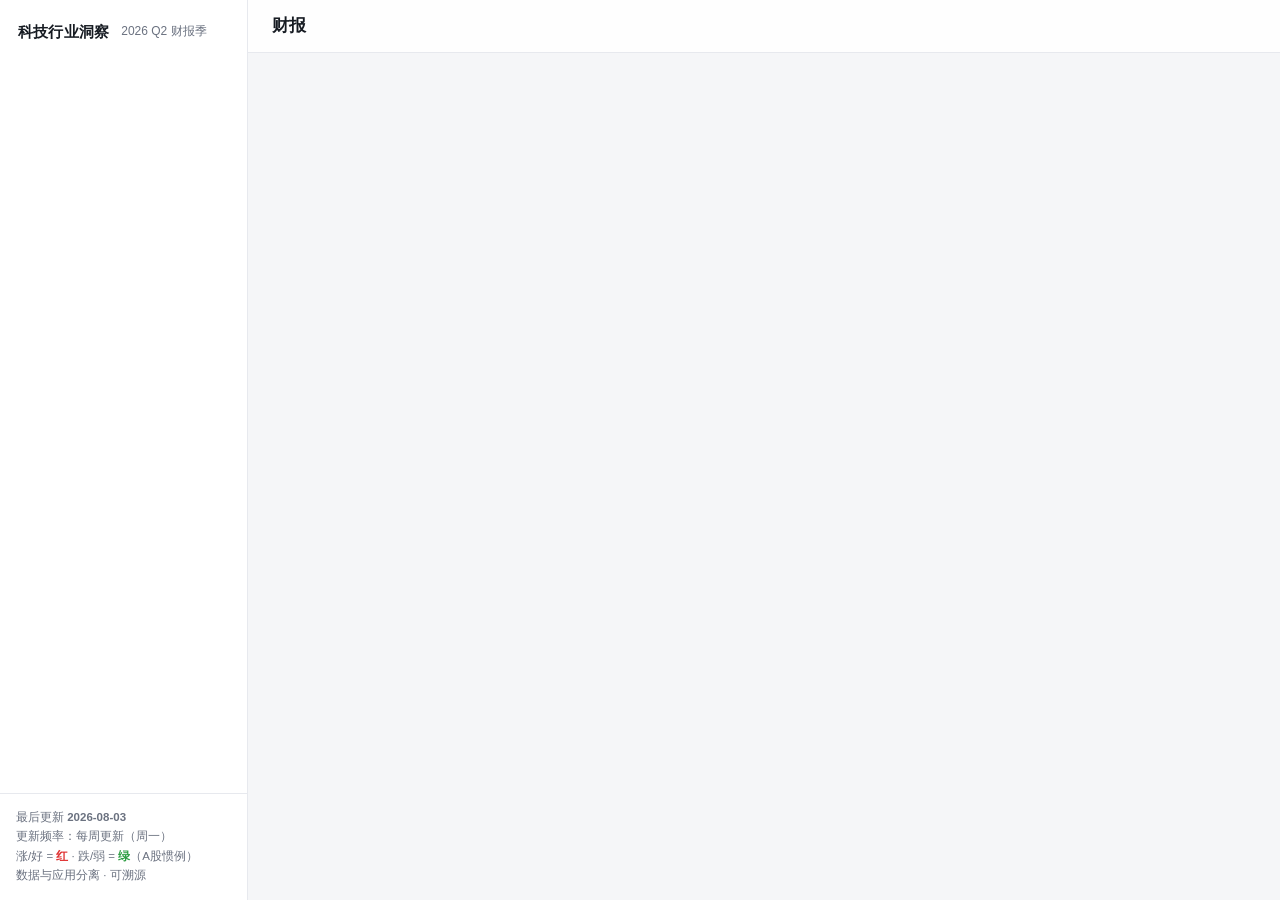
<file: index.html>
<!DOCTYPE html>
<html lang="zh-CN">
<head>
<meta charset="UTF-8">
<meta name="viewport" content="width=device-width, initial-scale=1.0">
<title>科技行业洞察 · 2026 Q2</title>
<link rel="stylesheet" href="styles.css">
</head>
<body>
<div class="app">
  <aside class="sidebar">
    <div class="brand">
      <div class="brand-title">科技行业洞察</div>
      <div class="brand-sub" id="brandSub">2026 Q2 · 大厂财报与端侧 AI</div>
    </div>
    <nav class="nav" id="sideNav"></nav>
    <div class="sidefoot" id="sideFoot"></div>
  </aside>

  <main class="content">
    <header class="topbar">
      <button class="menu-btn" id="menuBtn" aria-label="菜单">☰</button>
      <div class="topbar-title" id="topTitle">财报</div>
      <div class="topbar-meta" id="topMeta"></div>
    </header>
    <div id="view" class="view"></div>
  </main>
</div>

<nav class="bottomnav" id="bottomNav"></nav>
<div class="scrim" id="scrim"></div>

<script src="data.js"></script>
<script src="app.js"></script>
</body>
</html>
</file>
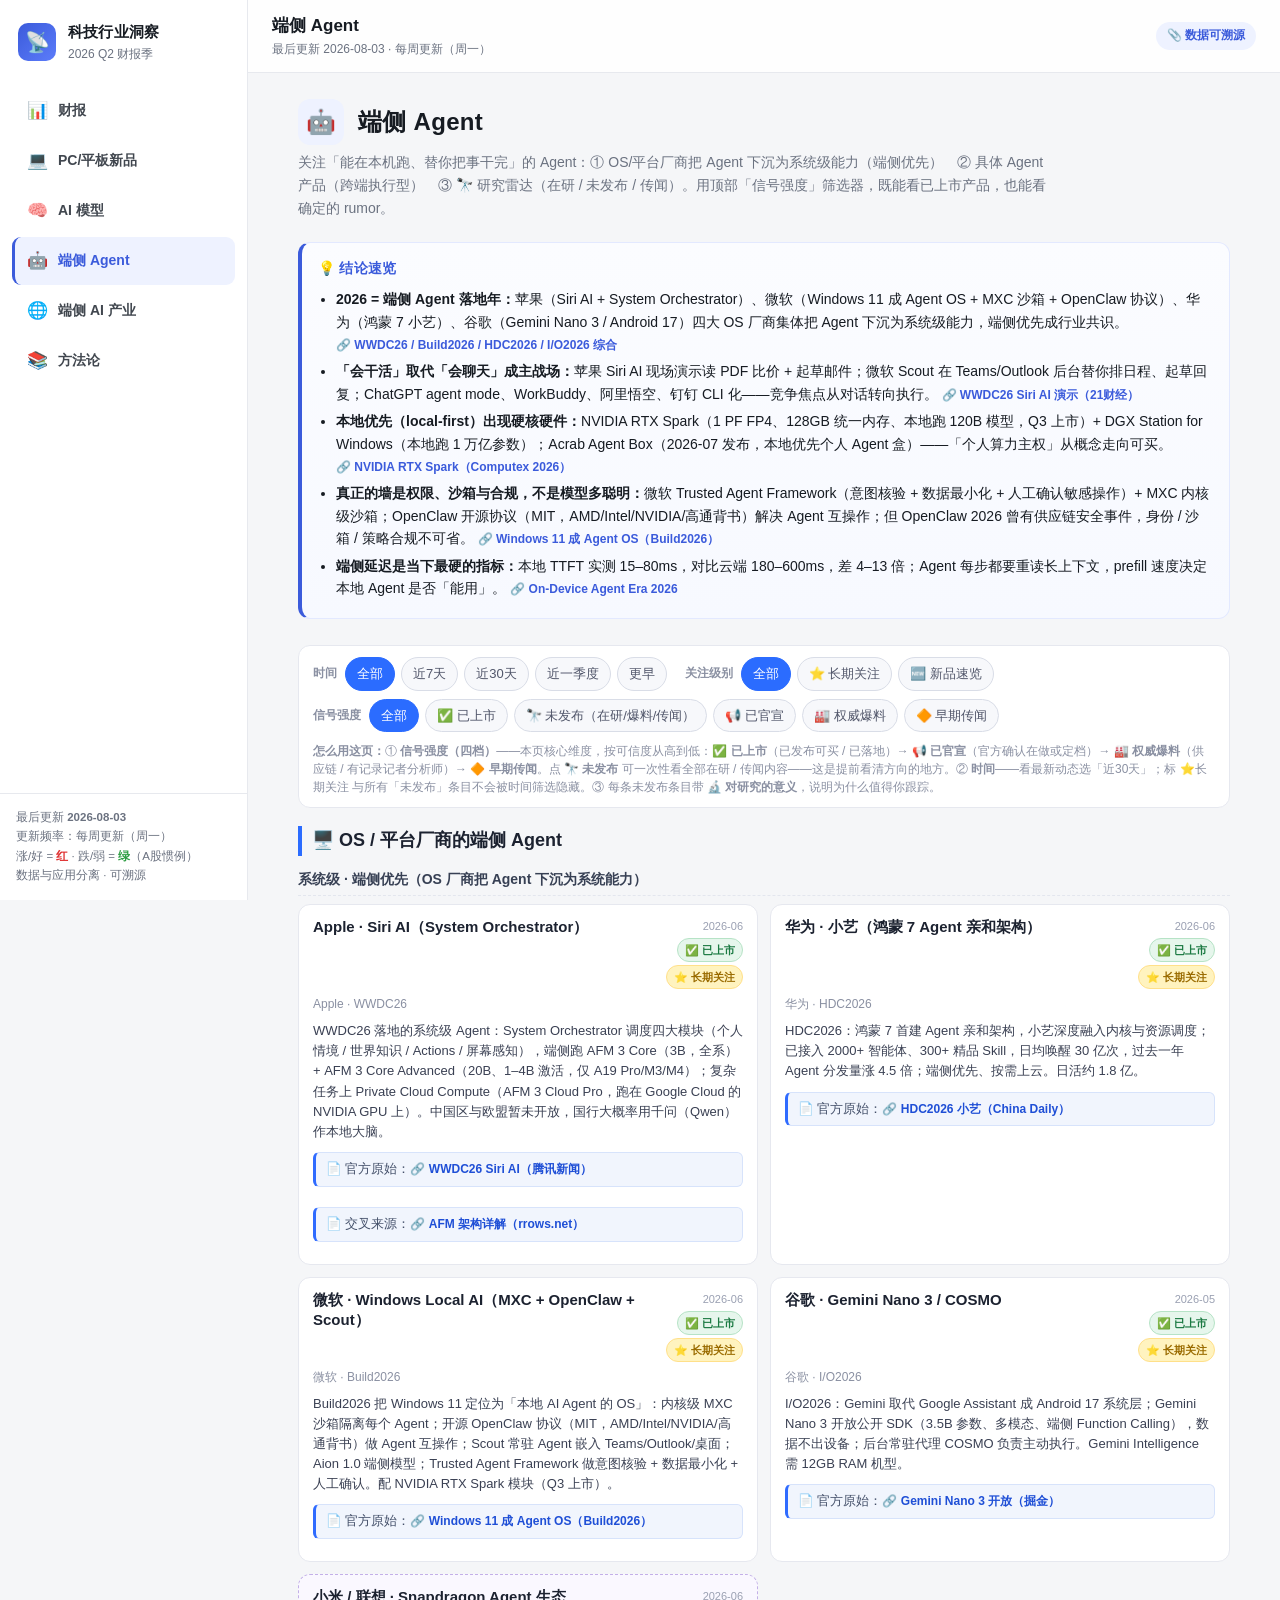
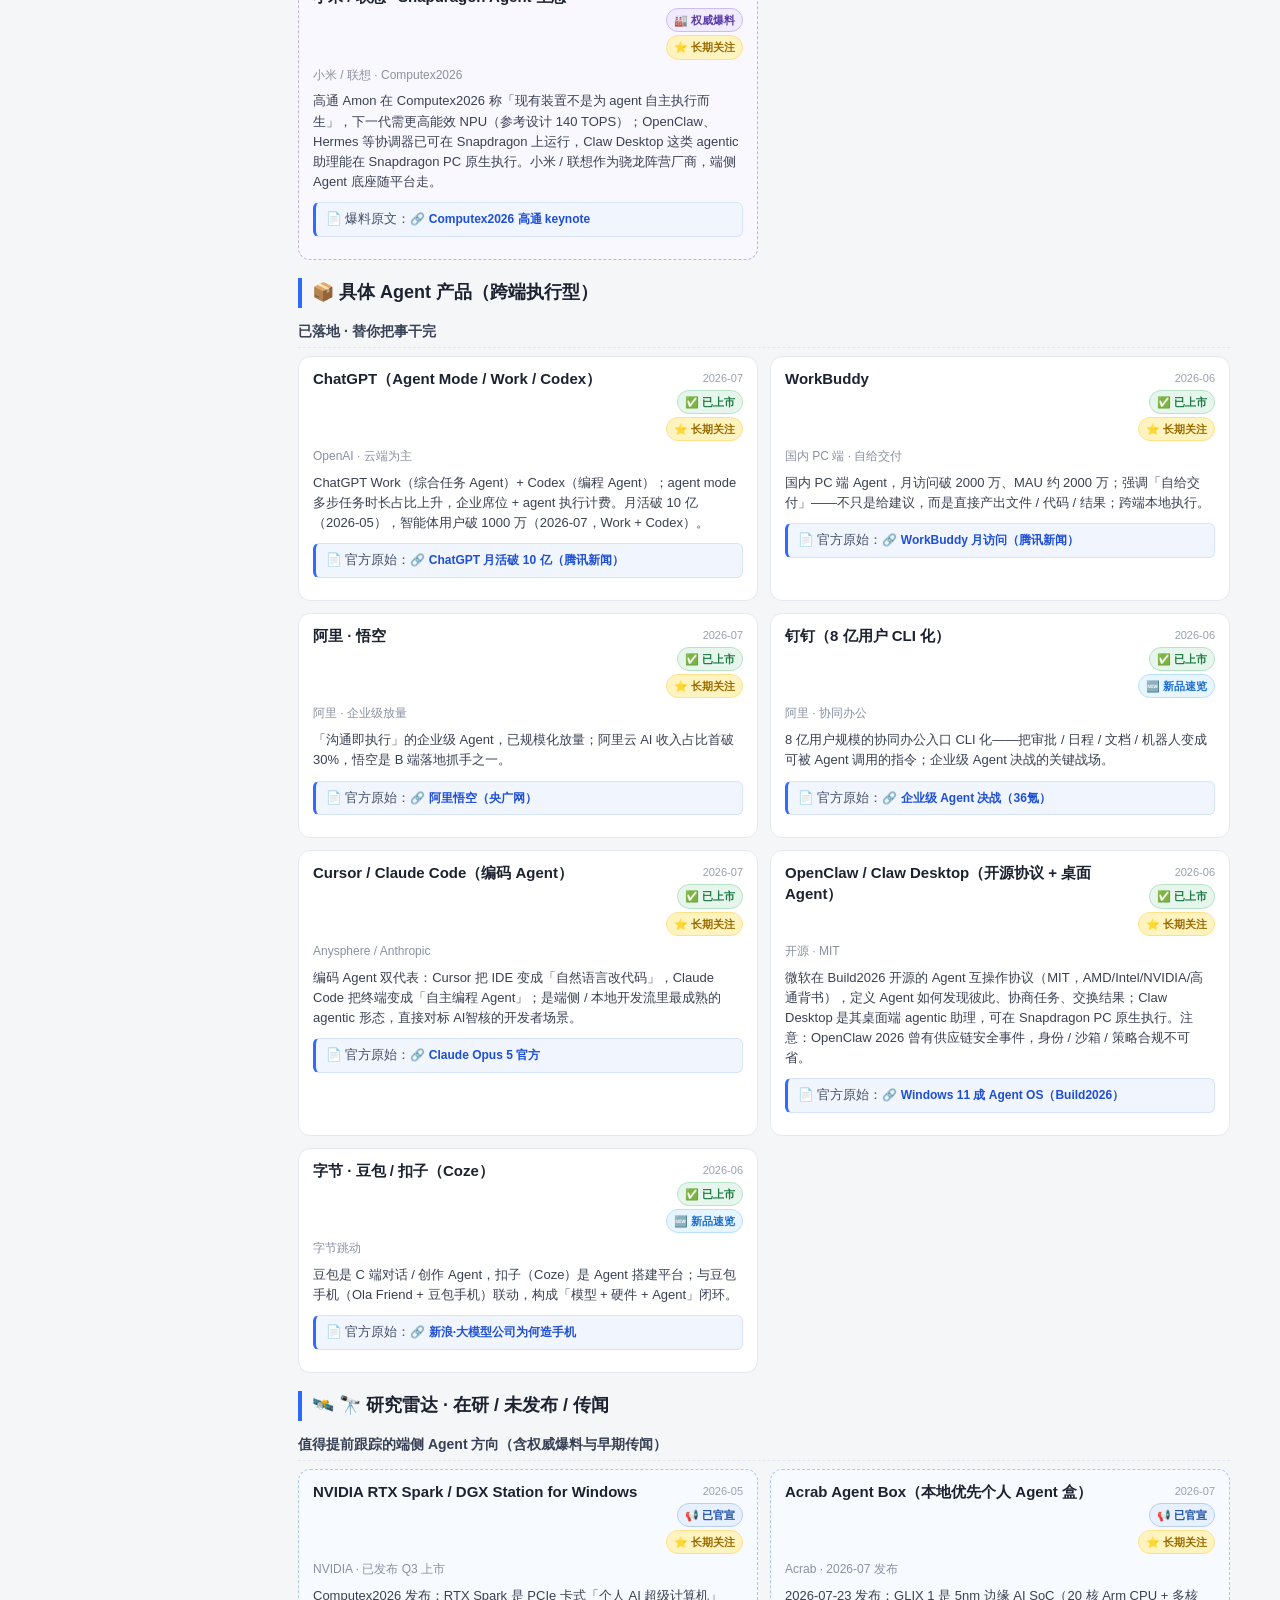
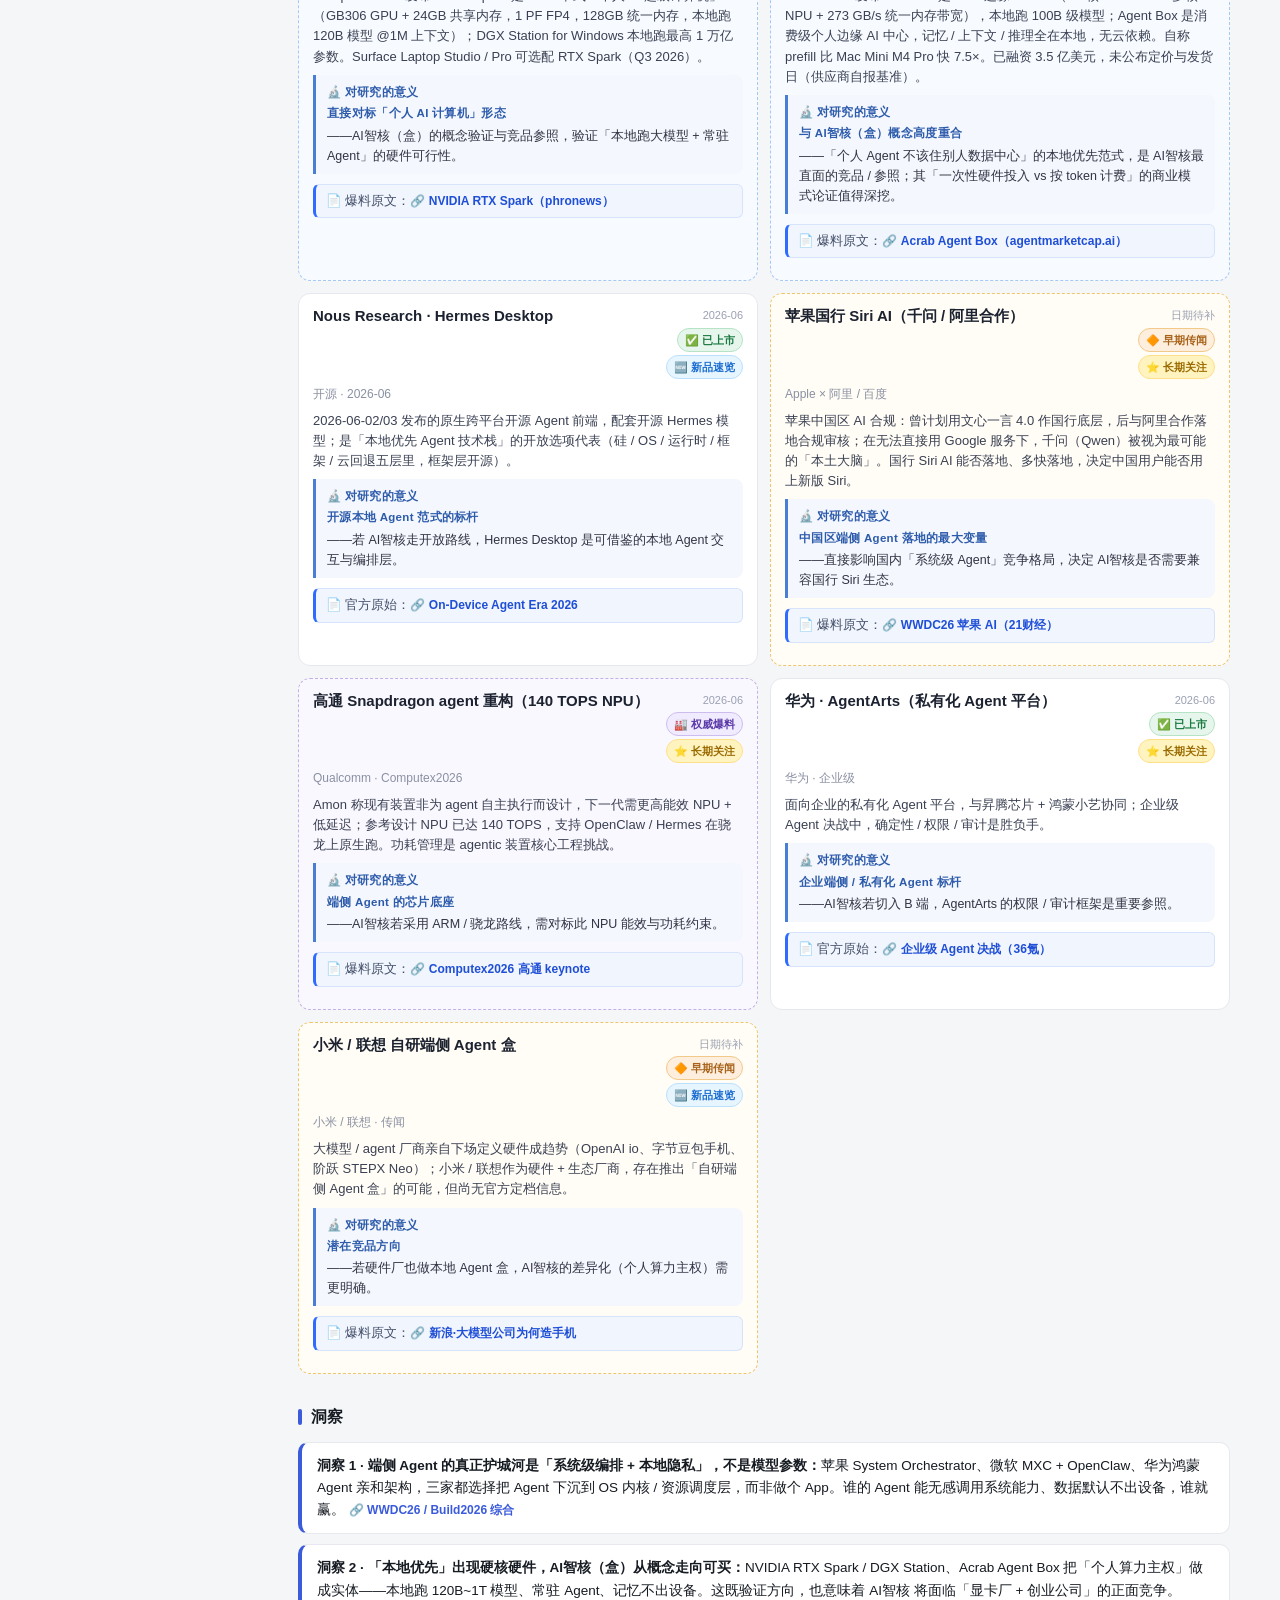
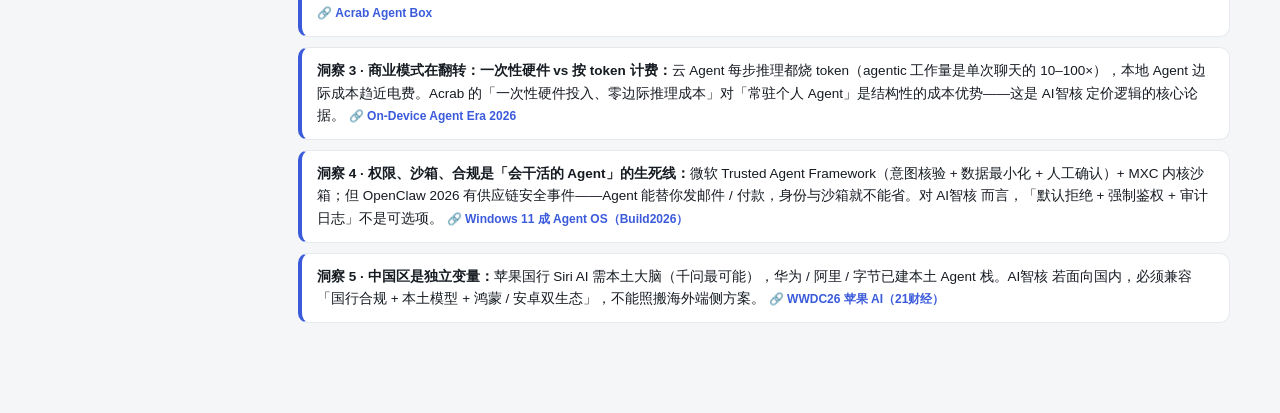
<file: agent.html>
<!DOCTYPE html>
<html lang="zh-CN">
<head>
<meta charset="UTF-8">
<meta name="viewport" content="width=device-width, initial-scale=1.0">
<title>科技行业洞察 · 端侧 Agent</title>
<link rel="stylesheet" href="styles.css">
</head>
<body>
<div class="app">
  <aside class="sidebar">
    <div class="brand">
      <div class="brand-mark">📡</div>
      <div>
        <div class="brand-title">科技行业洞察</div>
        <div class="brand-sub" id="brandSub">2026 Q2</div>
      </div>
    </div>
    <nav class="nav" id="sideNav"></nav>
    <div class="sidefoot" id="sideFoot"></div>
  </aside>

  <main class="content">
    <header class="topbar">
      <button class="menu-btn" id="menuBtn" aria-label="菜单">☰</button>
      <div class="topbar-left">
        <div class="topbar-title" id="topTitle">—</div>
        <div class="topbar-meta" id="topMeta"></div>
      </div>
      <span class="trace-badge" title="本页所有数据均附可点击来源链接">📎 数据可溯源</span>
    </header>
    <div id="view" class="view"></div>
  </main>
</div>

<nav class="bottomnav" id="bottomNav"></nav>
<div class="scrim" id="scrim"></div>
<button class="to-top" id="toTop" aria-label="回到顶部">↑</button>

<script>window.PAGE_ID='agent';</script>
<script src="data.js"></script>
<script src="app.js"></script>
</body>
</html>
</file>
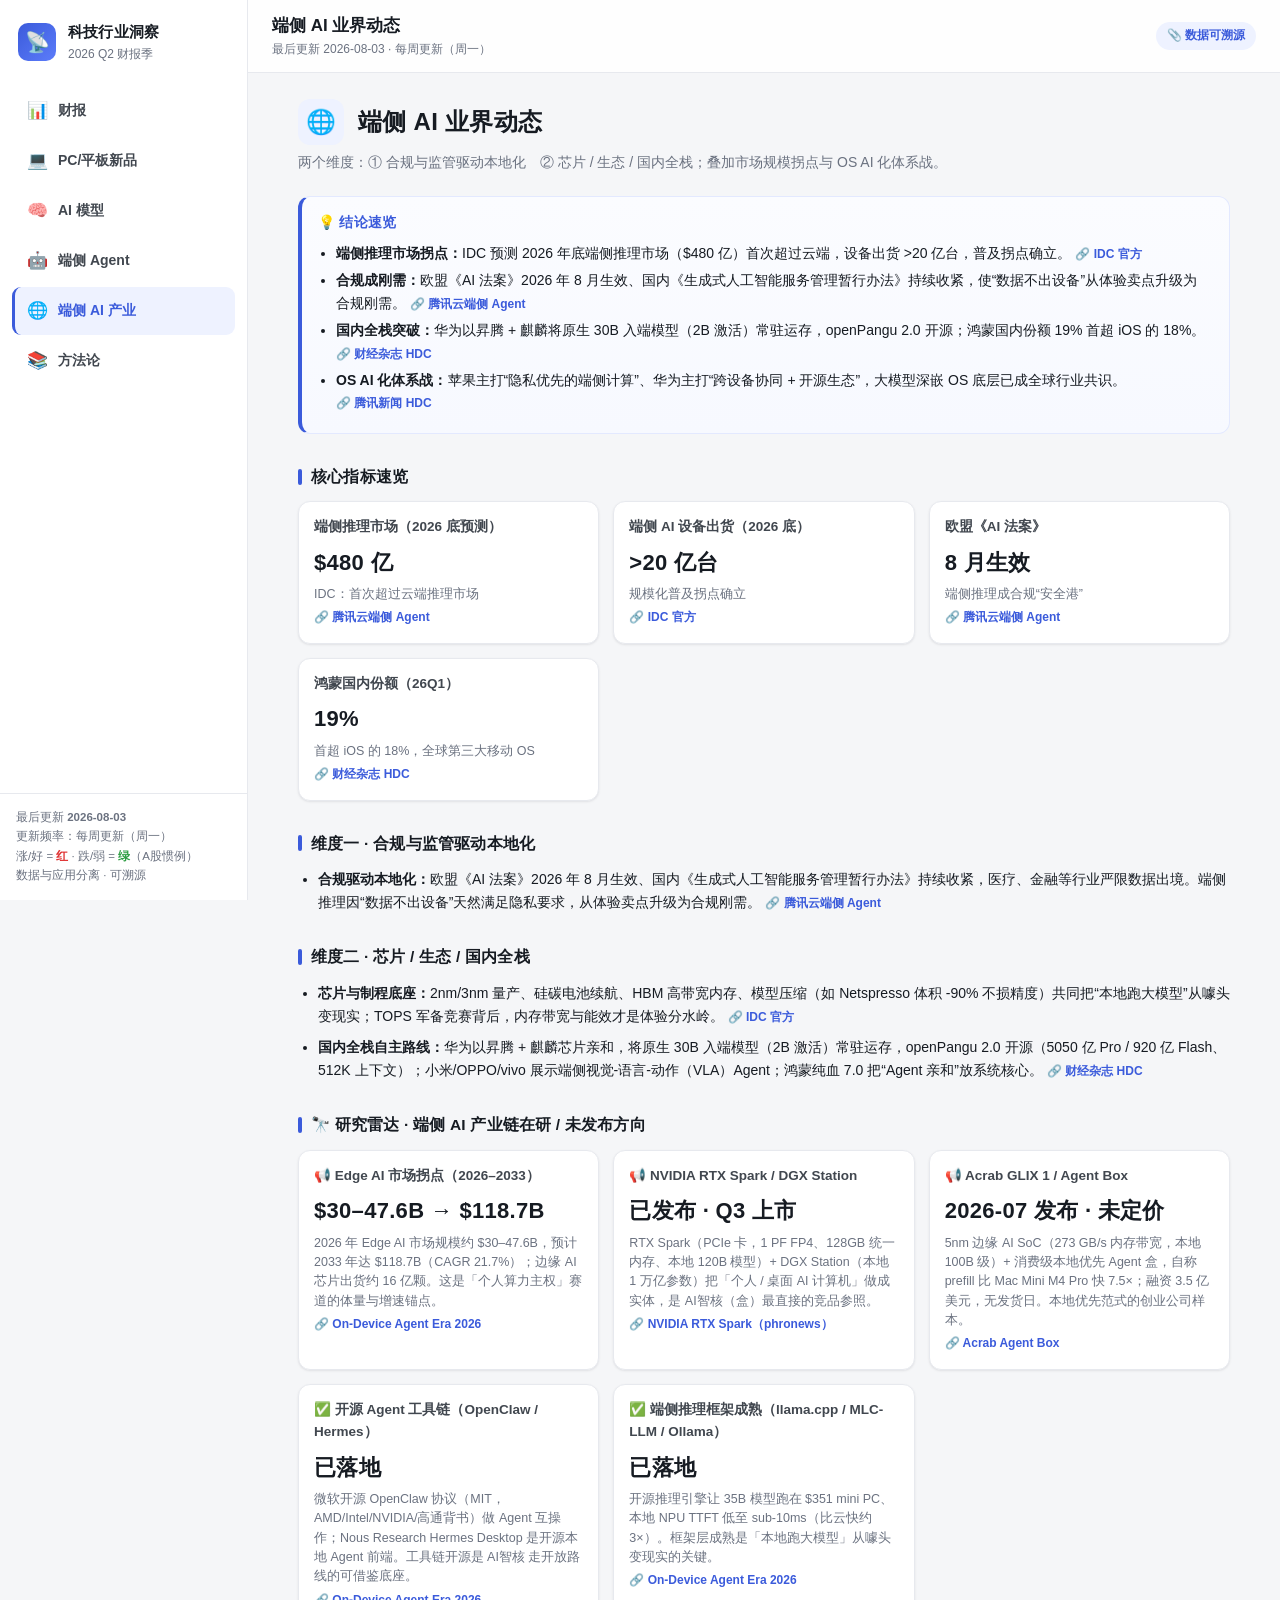
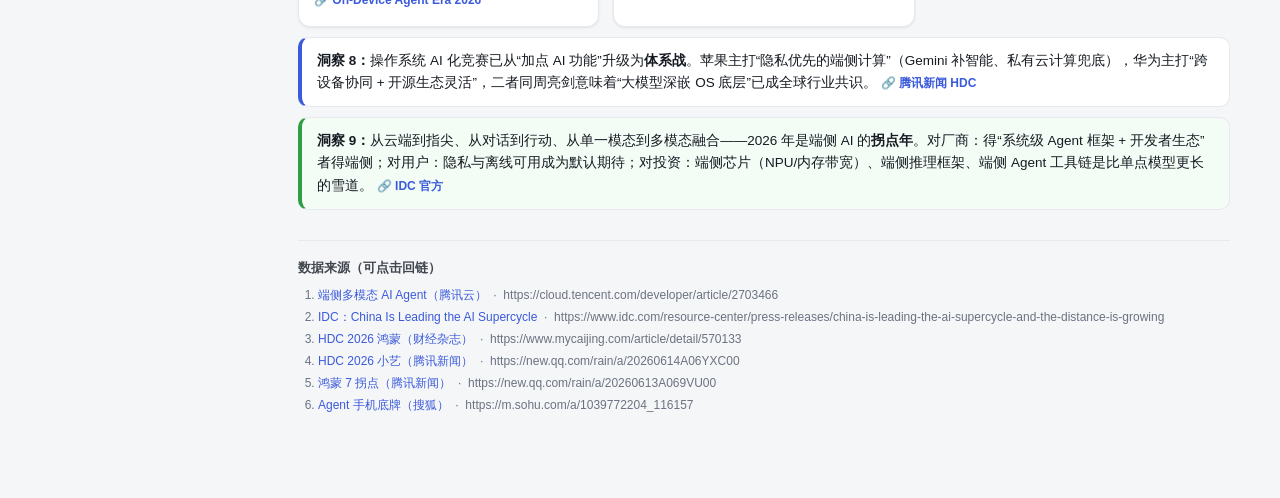
<file: industry.html>
<!DOCTYPE html>
<html lang="zh-CN">
<head>
<meta charset="UTF-8">
<meta name="viewport" content="width=device-width, initial-scale=1.0">
<title>科技行业洞察 · 端侧 AI 产业</title>
<link rel="stylesheet" href="styles.css">
</head>
<body>
<div class="app">
  <aside class="sidebar">
    <div class="brand">
      <div class="brand-mark">📡</div>
      <div>
        <div class="brand-title">科技行业洞察</div>
        <div class="brand-sub" id="brandSub">2026 Q2</div>
      </div>
    </div>
    <nav class="nav" id="sideNav"></nav>
    <div class="sidefoot" id="sideFoot"></div>
  </aside>

  <main class="content">
    <header class="topbar">
      <button class="menu-btn" id="menuBtn" aria-label="菜单">☰</button>
      <div class="topbar-left">
        <div class="topbar-title" id="topTitle">—</div>
        <div class="topbar-meta" id="topMeta"></div>
      </div>
      <span class="trace-badge" title="本页所有数据均附可点击来源链接">📎 数据可溯源</span>
    </header>
    <div id="view" class="view"></div>
  </main>
</div>

<nav class="bottomnav" id="bottomNav"></nav>
<div class="scrim" id="scrim"></div>
<button class="to-top" id="toTop" aria-label="回到顶部">↑</button>

<script>window.PAGE_ID='industry';</script>
<script src="data.js"></script>
<script src="app.js"></script>
</body>
</html>
</file>
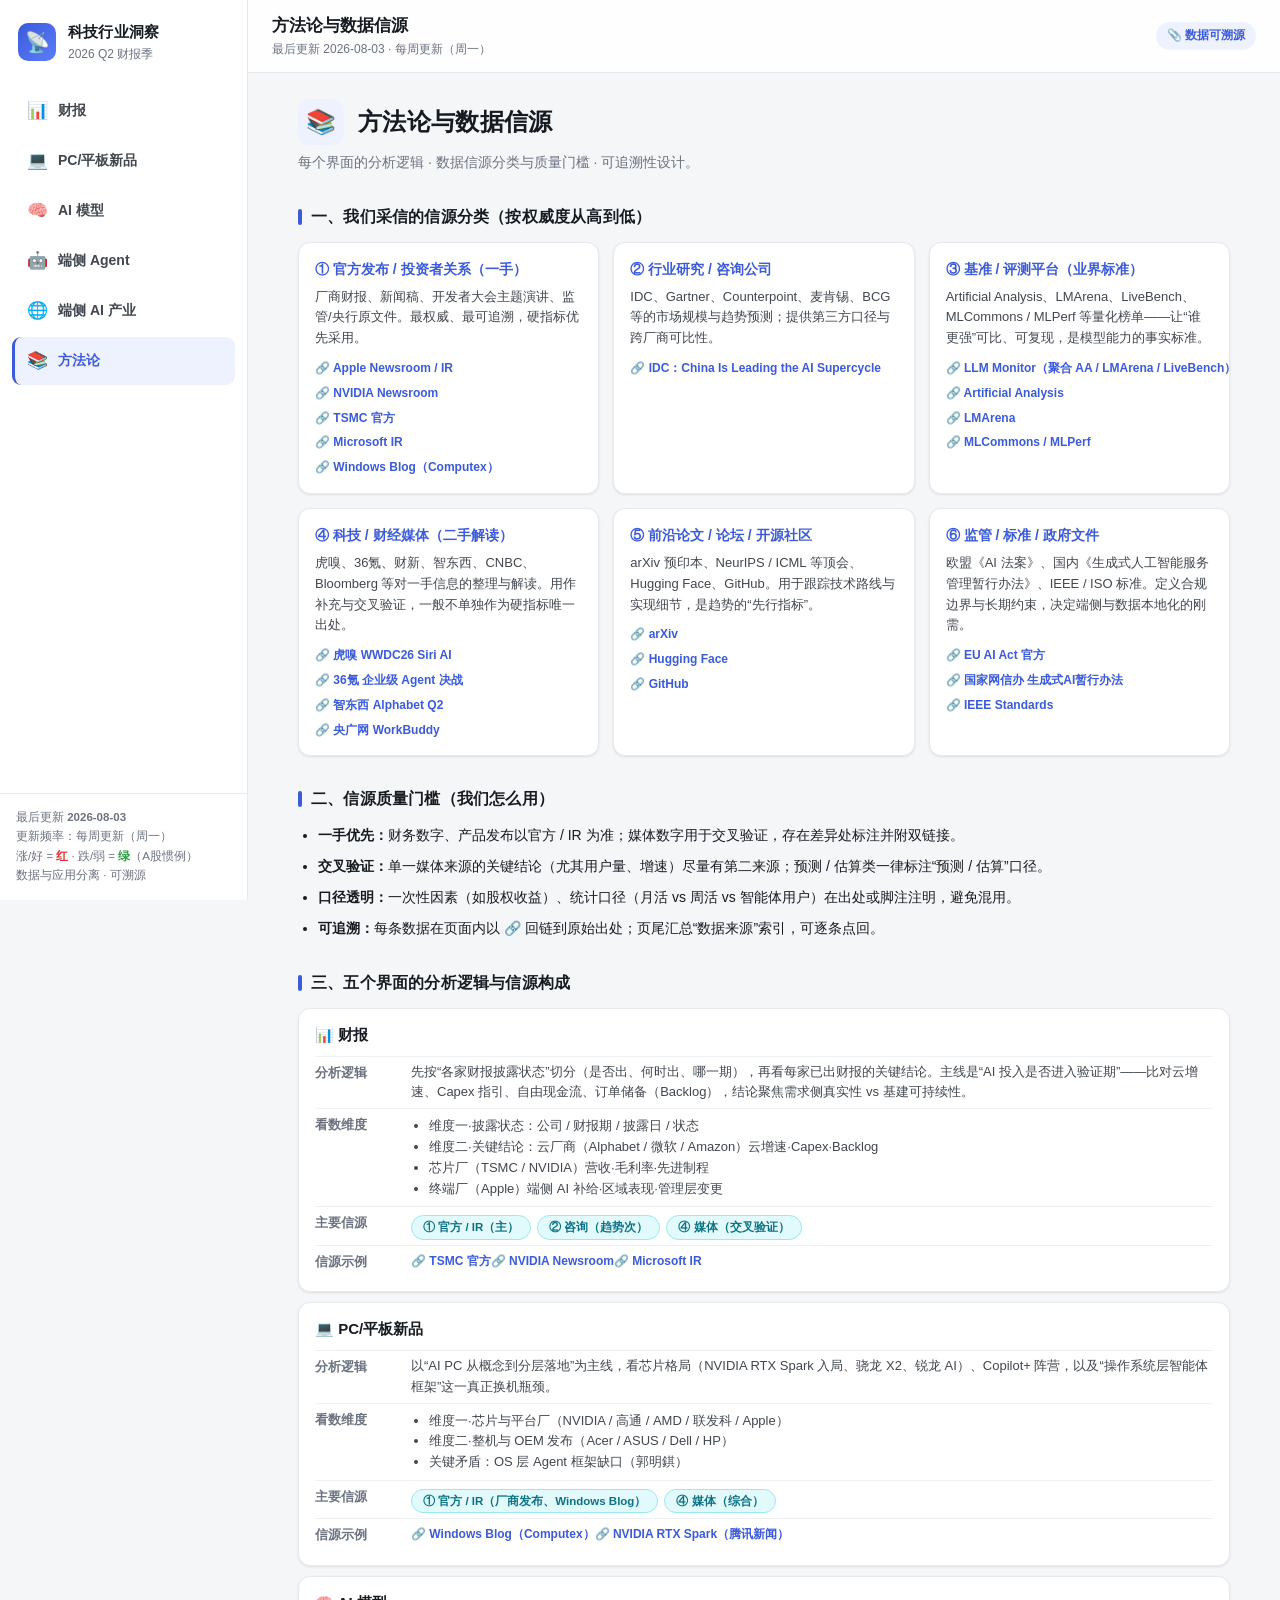
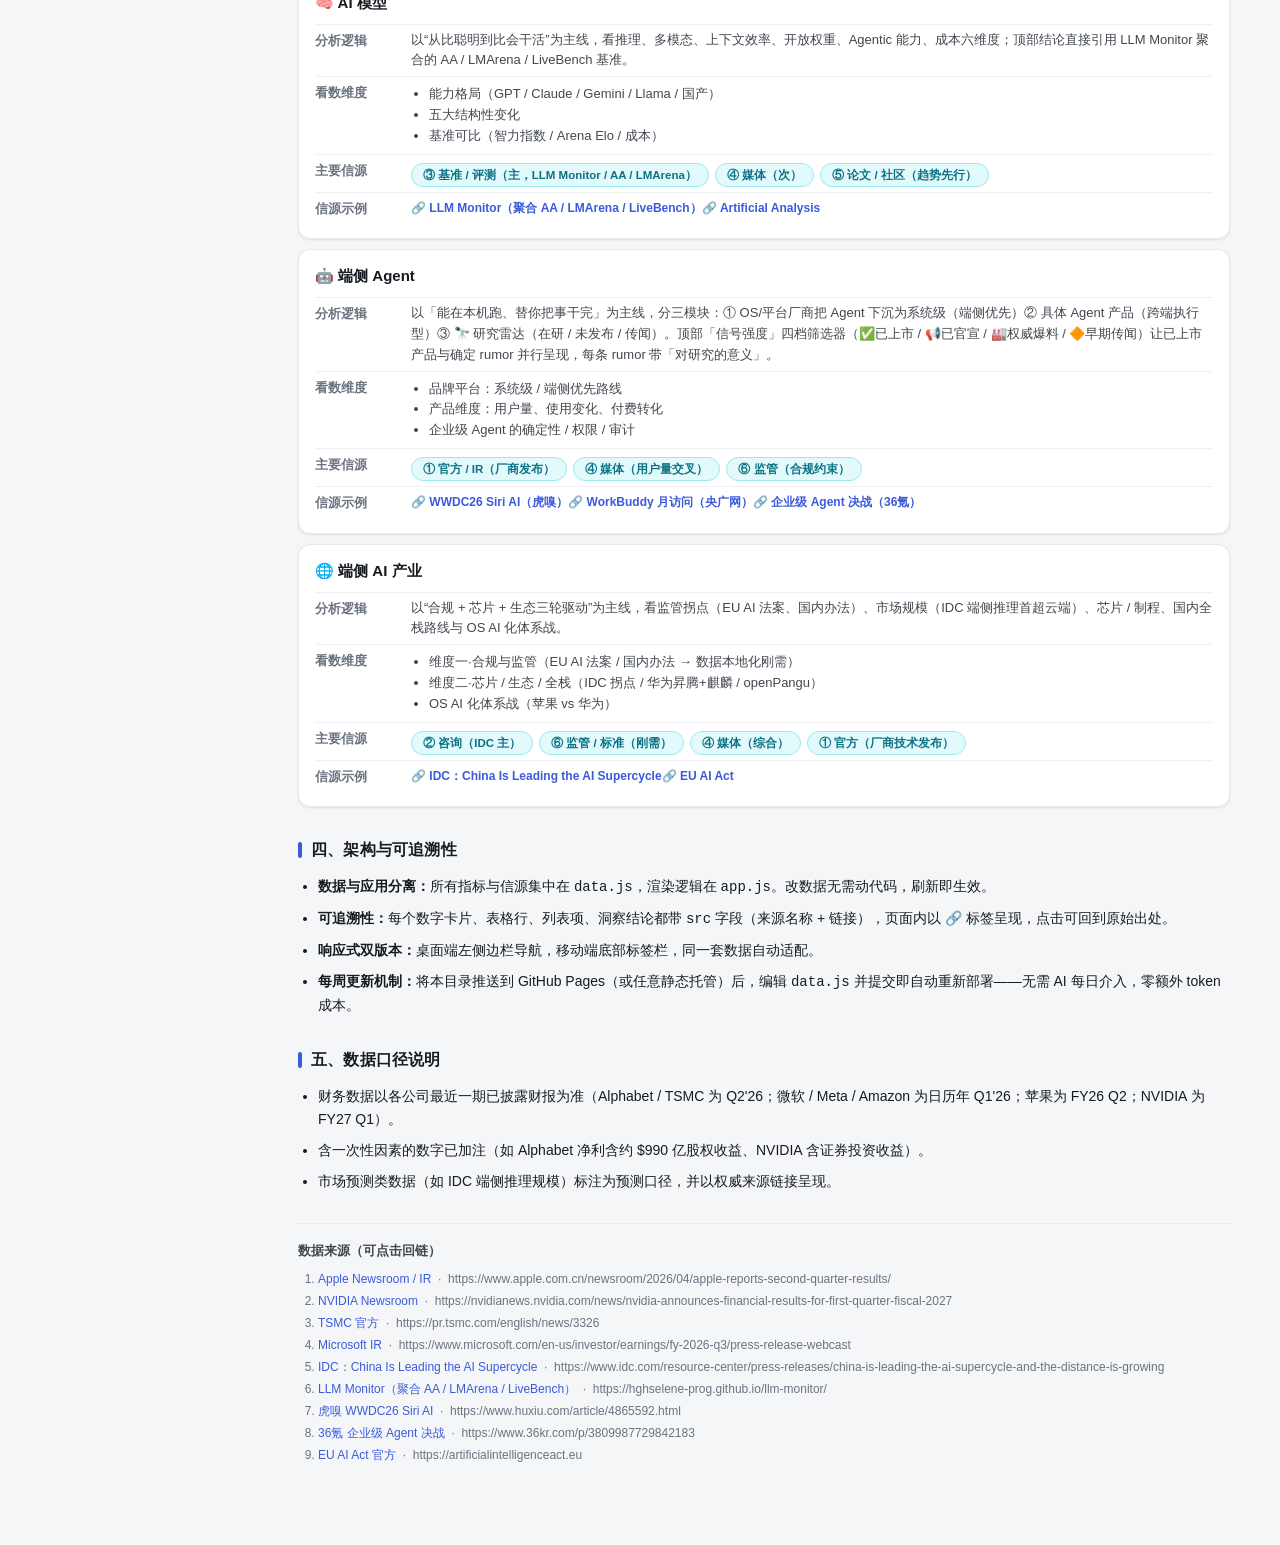
<file: method.html>
<!DOCTYPE html>
<html lang="zh-CN">
<head>
<meta charset="UTF-8">
<meta name="viewport" content="width=device-width, initial-scale=1.0">
<title>科技行业洞察 · 方法论</title>
<link rel="stylesheet" href="styles.css">
</head>
<body>
<div class="app">
  <aside class="sidebar">
    <div class="brand">
      <div class="brand-mark">📡</div>
      <div>
        <div class="brand-title">科技行业洞察</div>
        <div class="brand-sub" id="brandSub">2026 Q2</div>
      </div>
    </div>
    <nav class="nav" id="sideNav"></nav>
    <div class="sidefoot" id="sideFoot"></div>
  </aside>

  <main class="content">
    <header class="topbar">
      <button class="menu-btn" id="menuBtn" aria-label="菜单">☰</button>
      <div class="topbar-left">
        <div class="topbar-title" id="topTitle">—</div>
        <div class="topbar-meta" id="topMeta"></div>
      </div>
      <span class="trace-badge" title="本页所有数据均附可点击来源链接">📎 数据可溯源</span>
    </header>
    <div id="view" class="view"></div>
  </main>
</div>

<nav class="bottomnav" id="bottomNav"></nav>
<div class="scrim" id="scrim"></div>
<button class="to-top" id="toTop" aria-label="回到顶部">↑</button>

<script>window.PAGE_ID='method';</script>
<script src="data.js"></script>
<script src="app.js"></script>
</body>
</html>
</file>
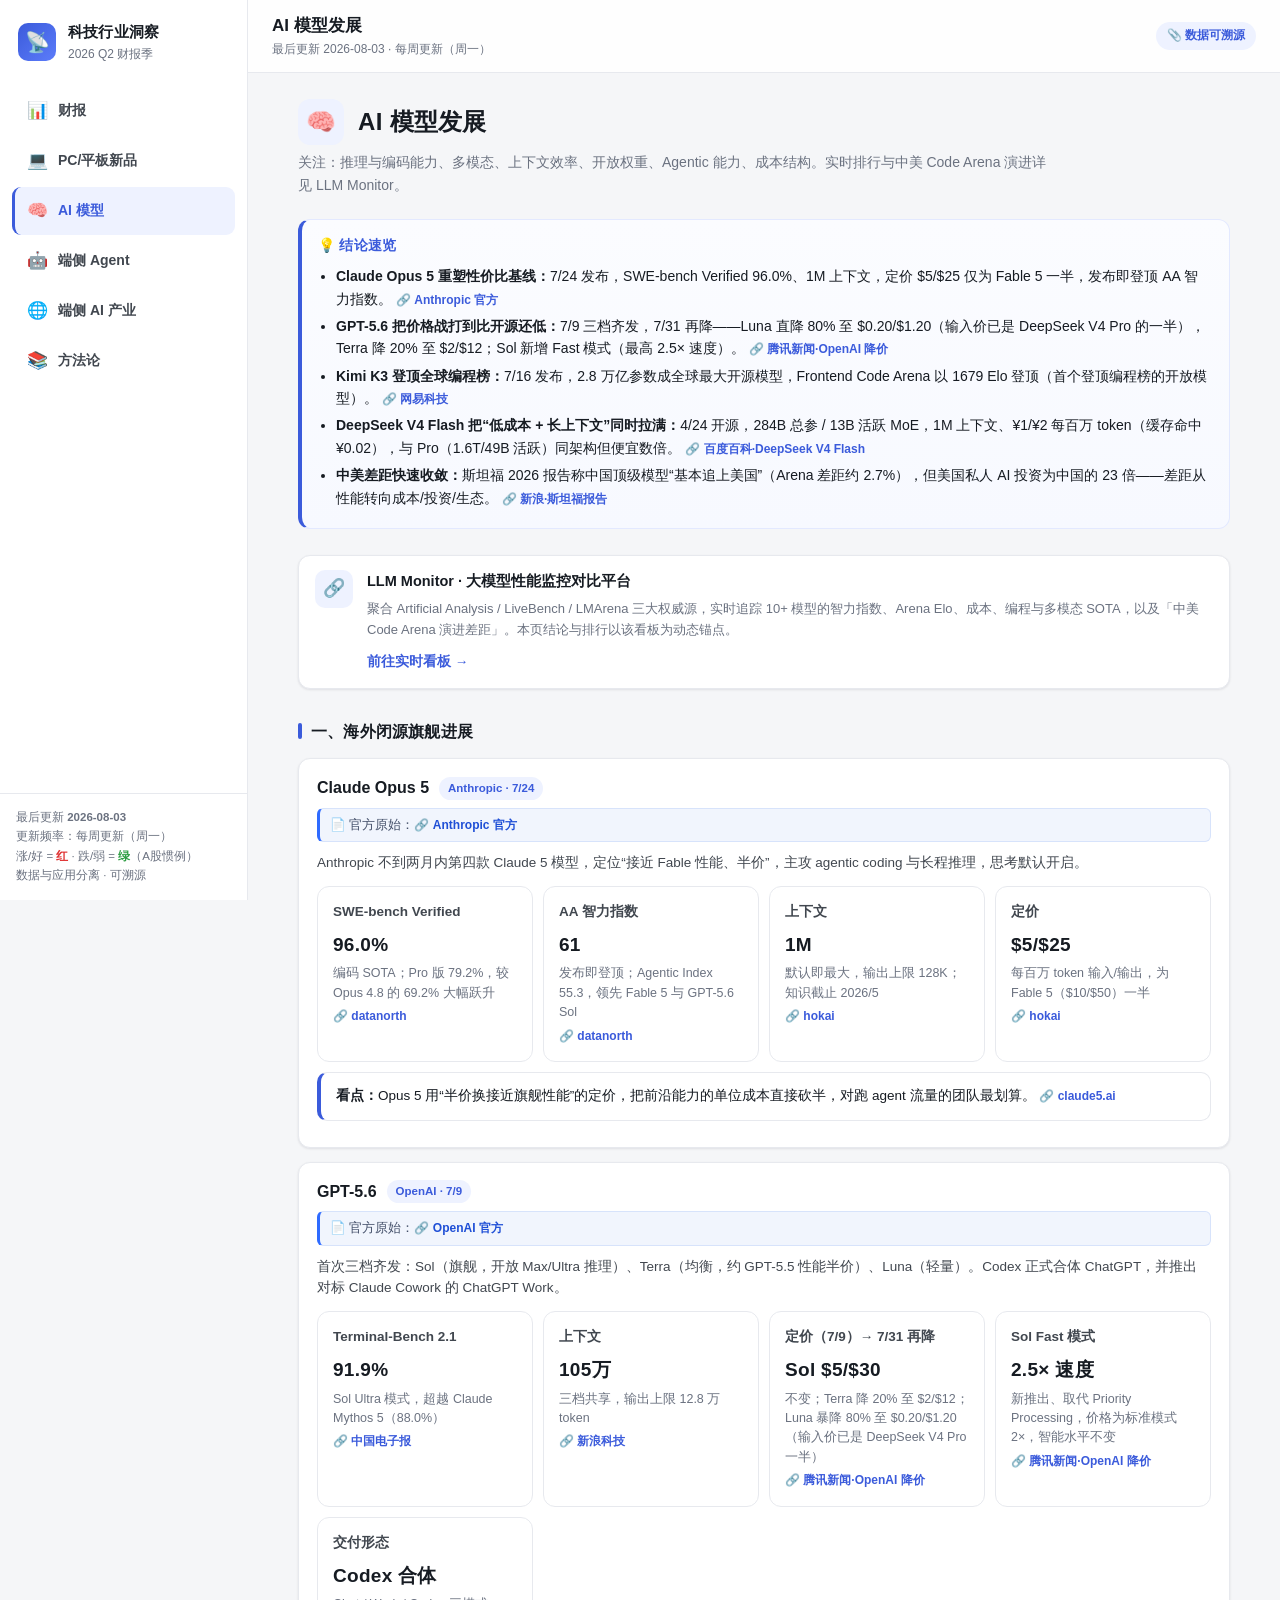
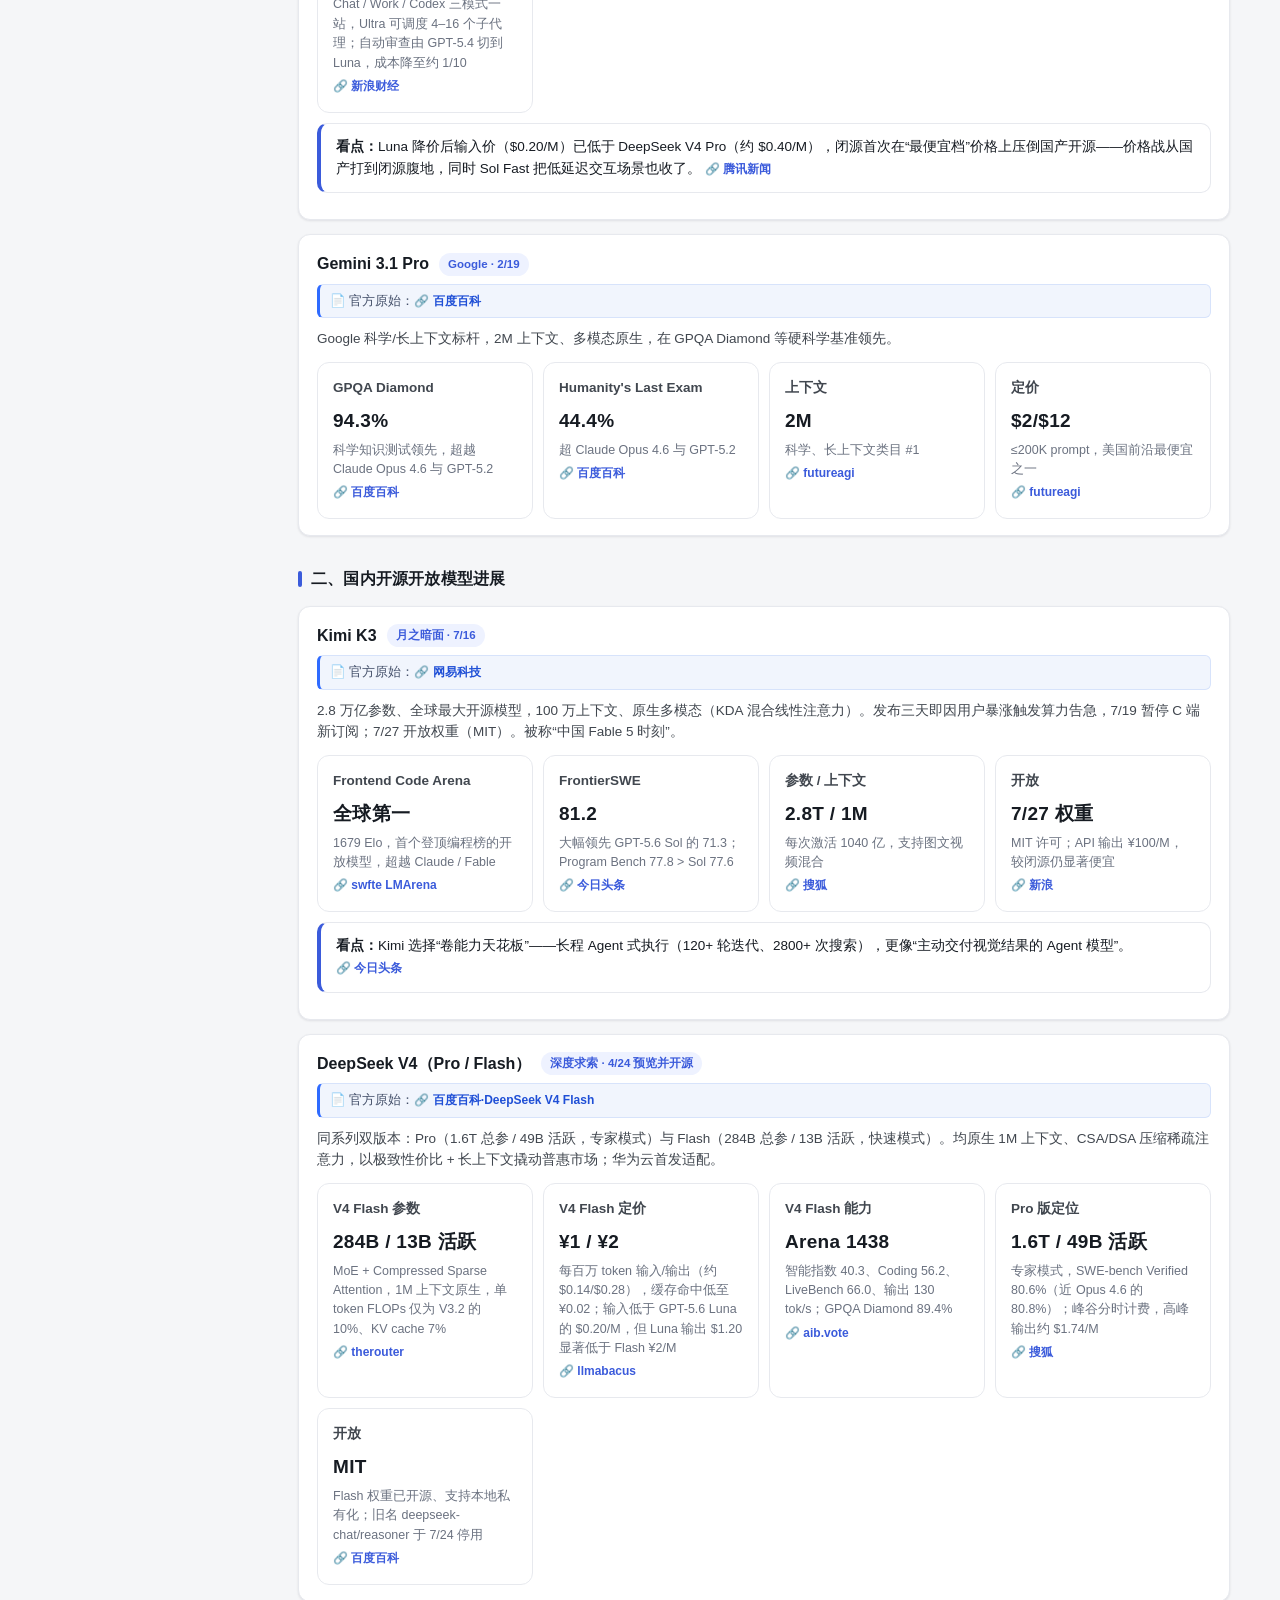
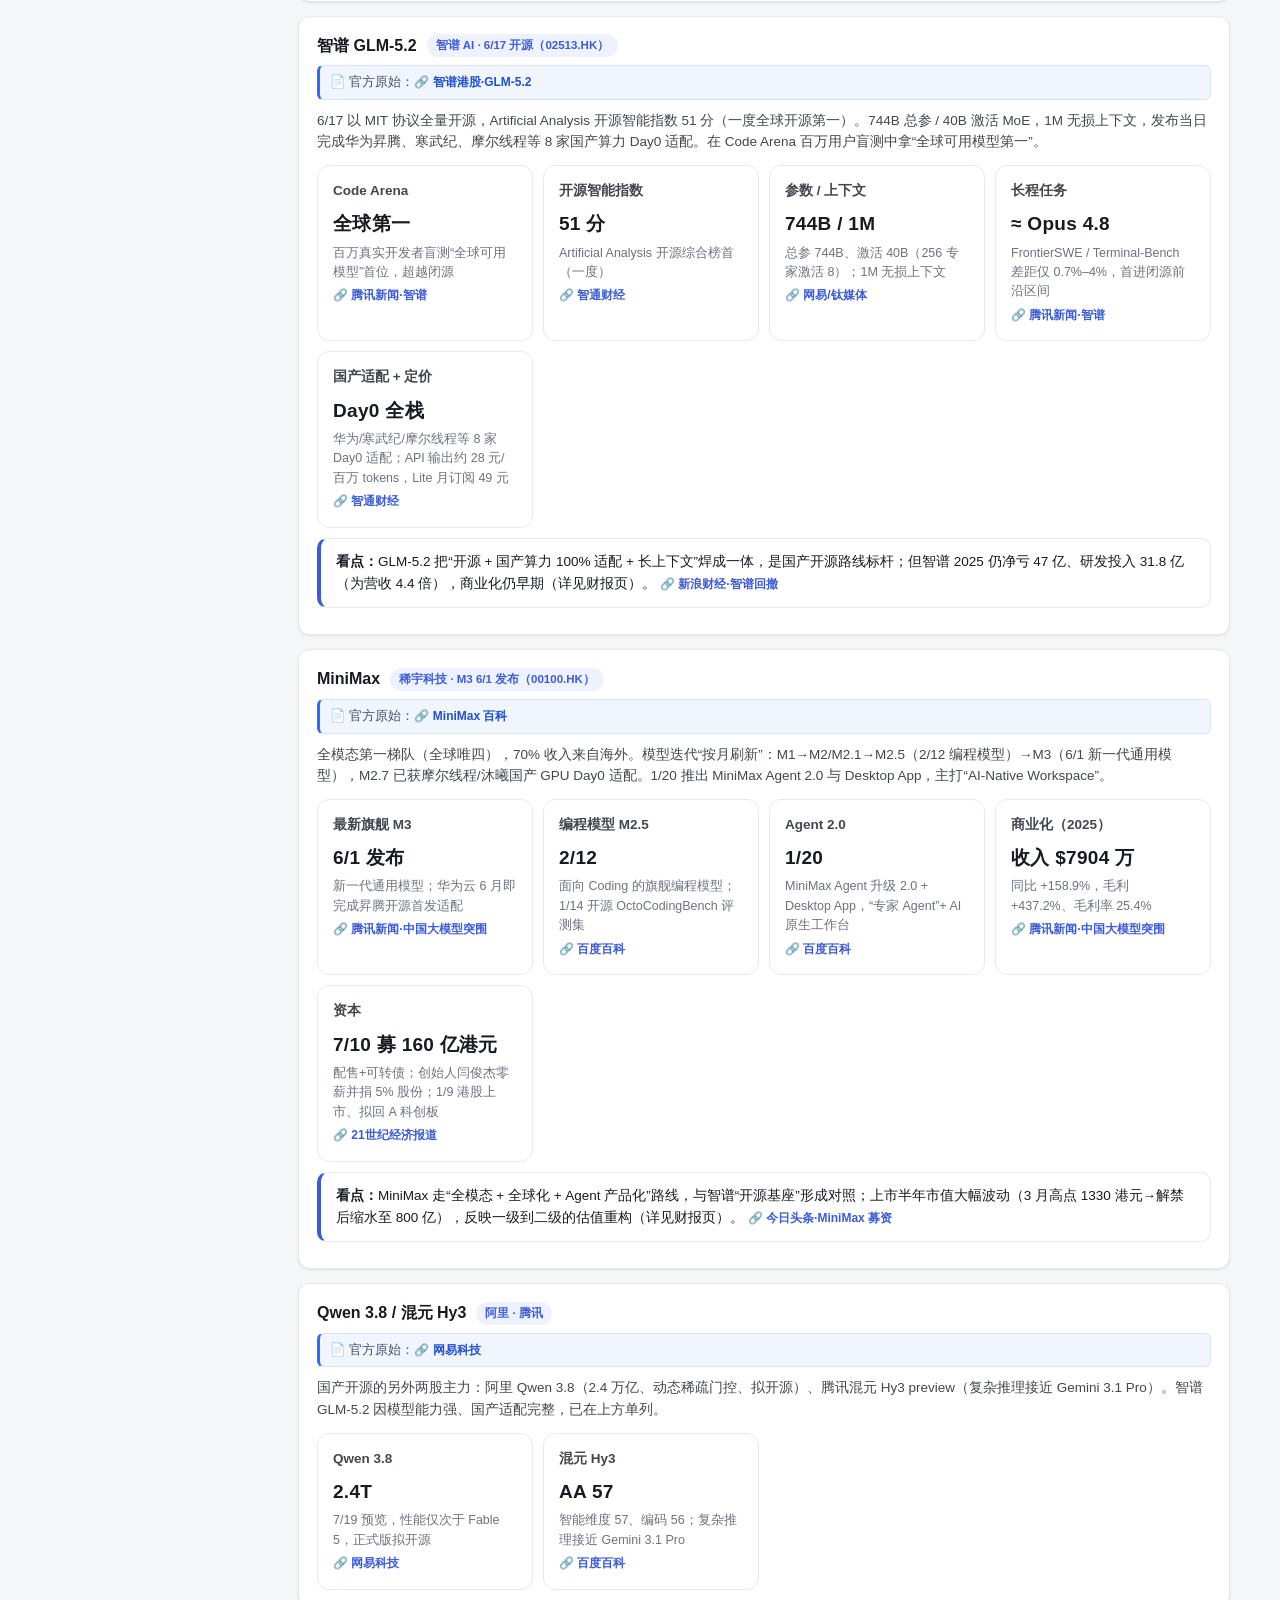
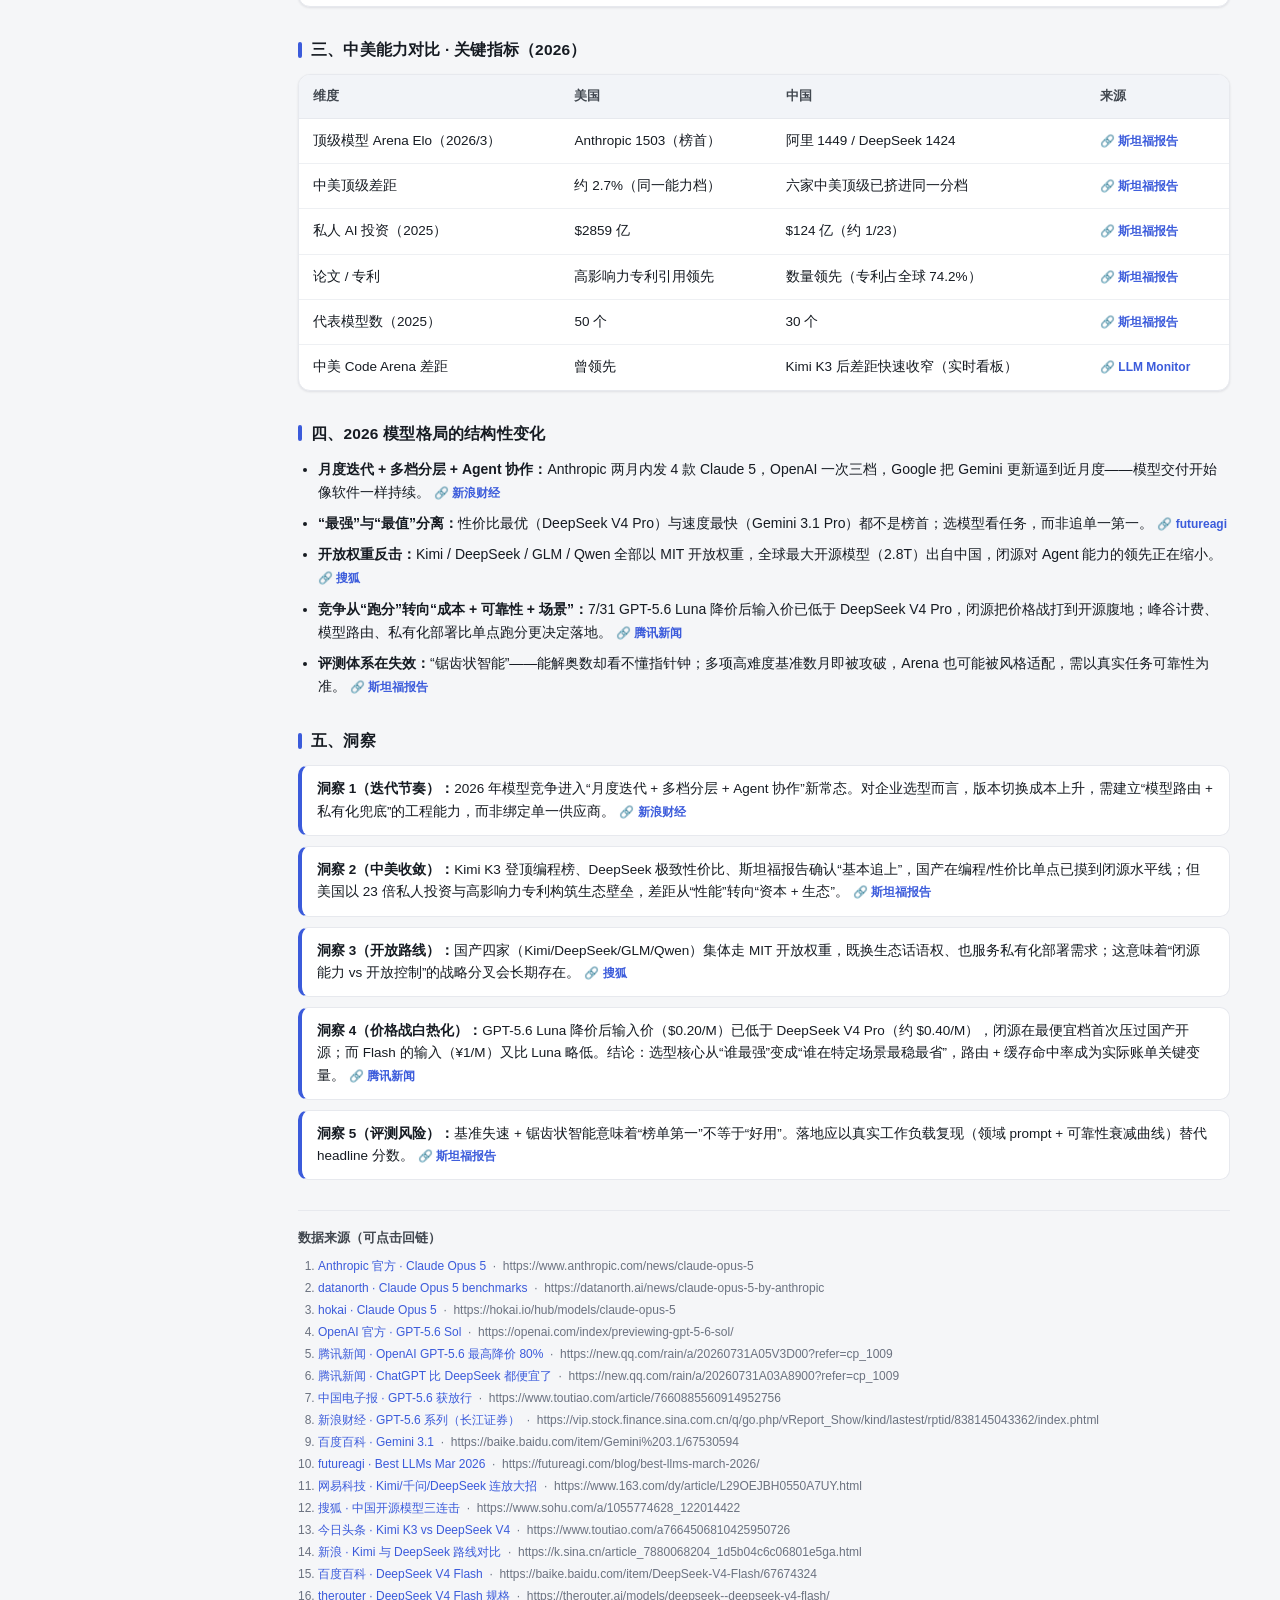
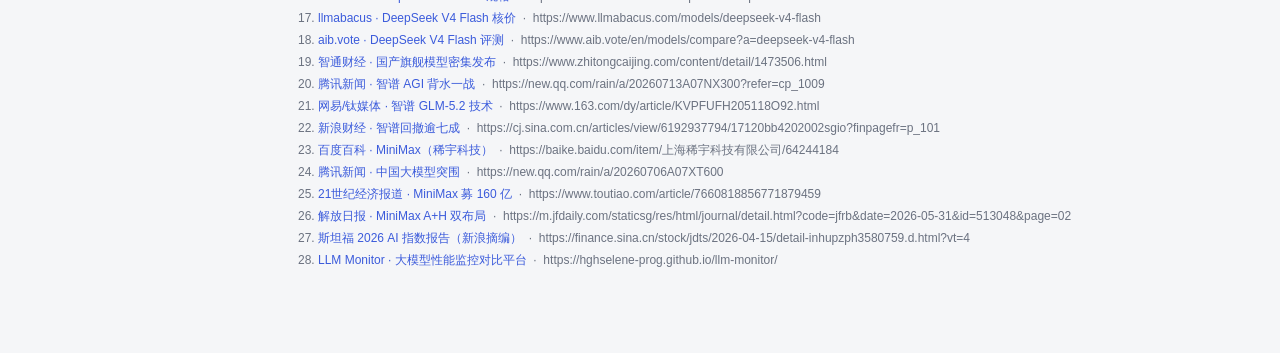
<file: models.html>
<!DOCTYPE html>
<html lang="zh-CN">
<head>
<meta charset="UTF-8">
<meta name="viewport" content="width=device-width, initial-scale=1.0">
<title>科技行业洞察 · AI 模型</title>
<link rel="stylesheet" href="styles.css">
</head>
<body>
<div class="app">
  <aside class="sidebar">
    <div class="brand">
      <div class="brand-mark">📡</div>
      <div>
        <div class="brand-title">科技行业洞察</div>
        <div class="brand-sub" id="brandSub">2026 Q2</div>
      </div>
    </div>
    <nav class="nav" id="sideNav"></nav>
    <div class="sidefoot" id="sideFoot"></div>
  </aside>

  <main class="content">
    <header class="topbar">
      <button class="menu-btn" id="menuBtn" aria-label="菜单">☰</button>
      <div class="topbar-left">
        <div class="topbar-title" id="topTitle">—</div>
        <div class="topbar-meta" id="topMeta"></div>
      </div>
      <span class="trace-badge" title="本页所有数据均附可点击来源链接">📎 数据可溯源</span>
    </header>
    <div id="view" class="view"></div>
  </main>
</div>

<nav class="bottomnav" id="bottomNav"></nav>
<div class="scrim" id="scrim"></div>
<button class="to-top" id="toTop" aria-label="回到顶部">↑</button>

<script>window.PAGE_ID='models';</script>
<script src="data.js"></script>
<script src="app.js"></script>
</body>
</html>
</file>
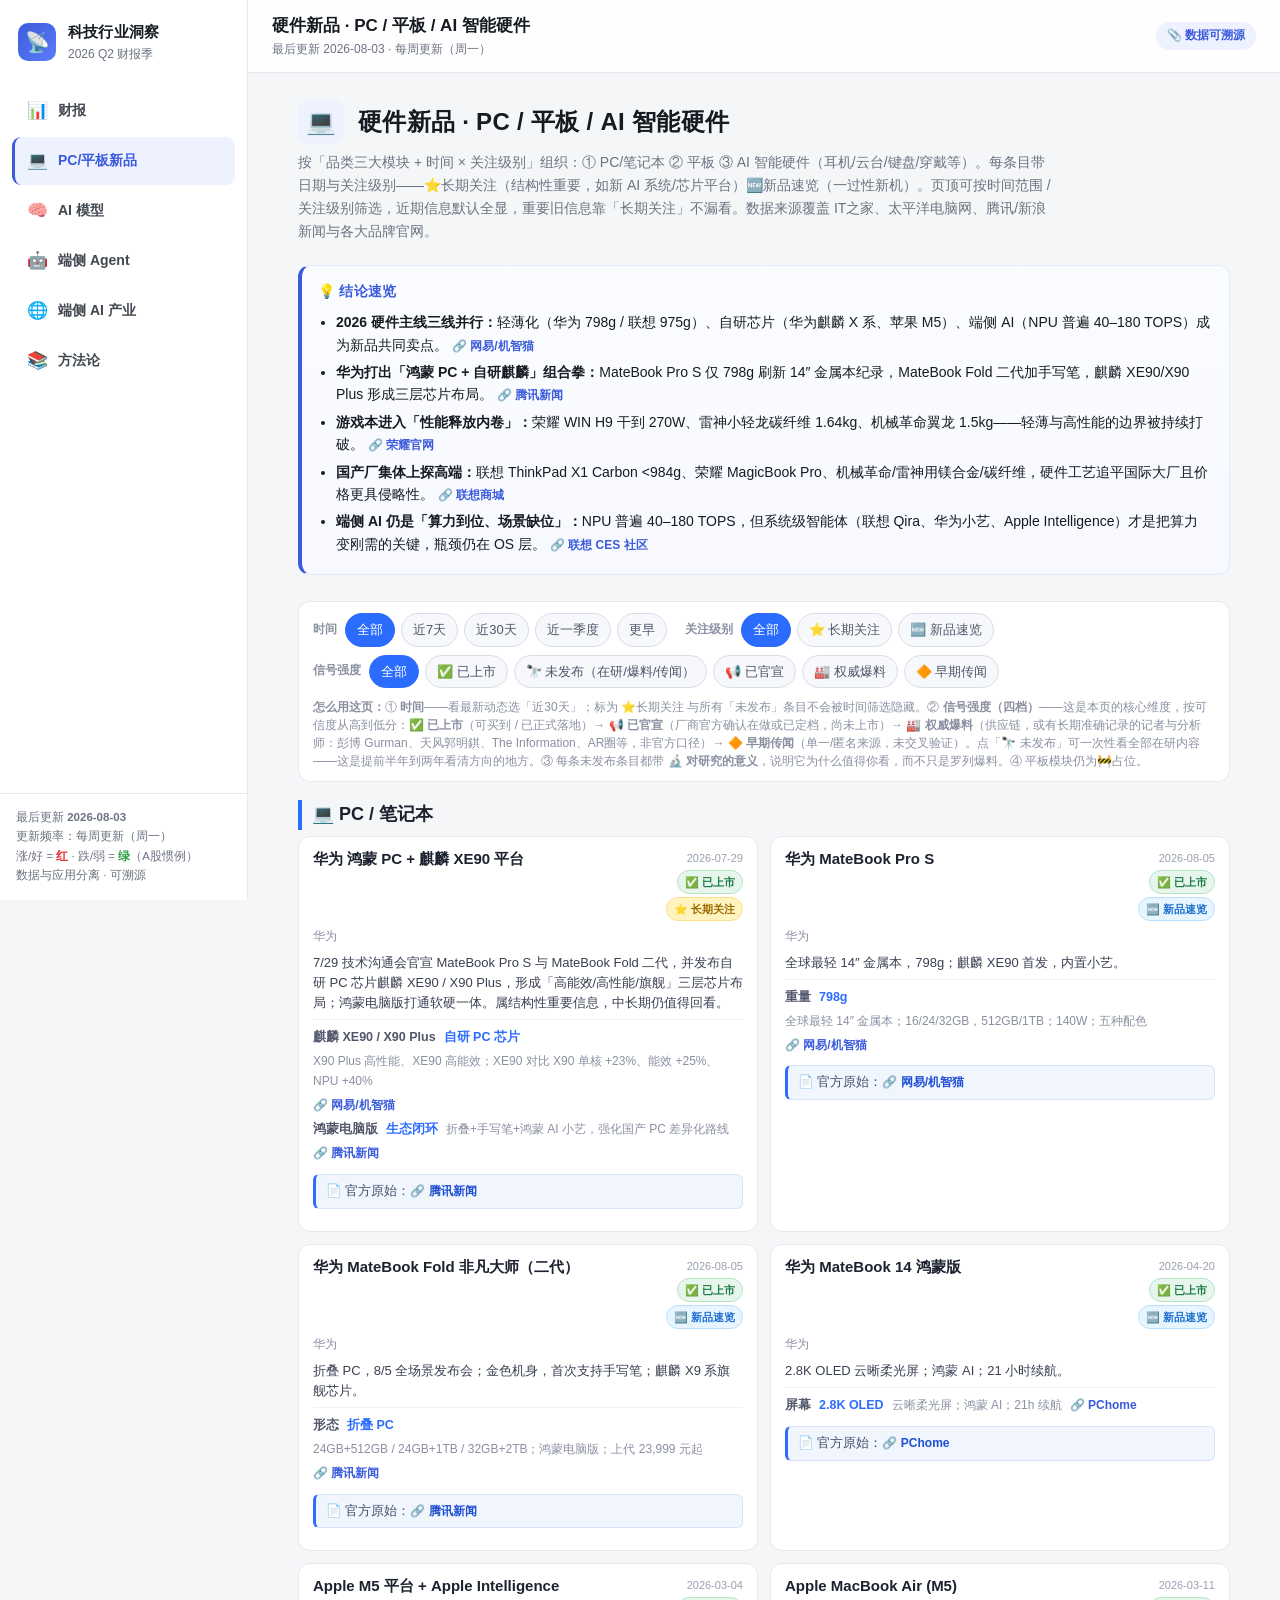
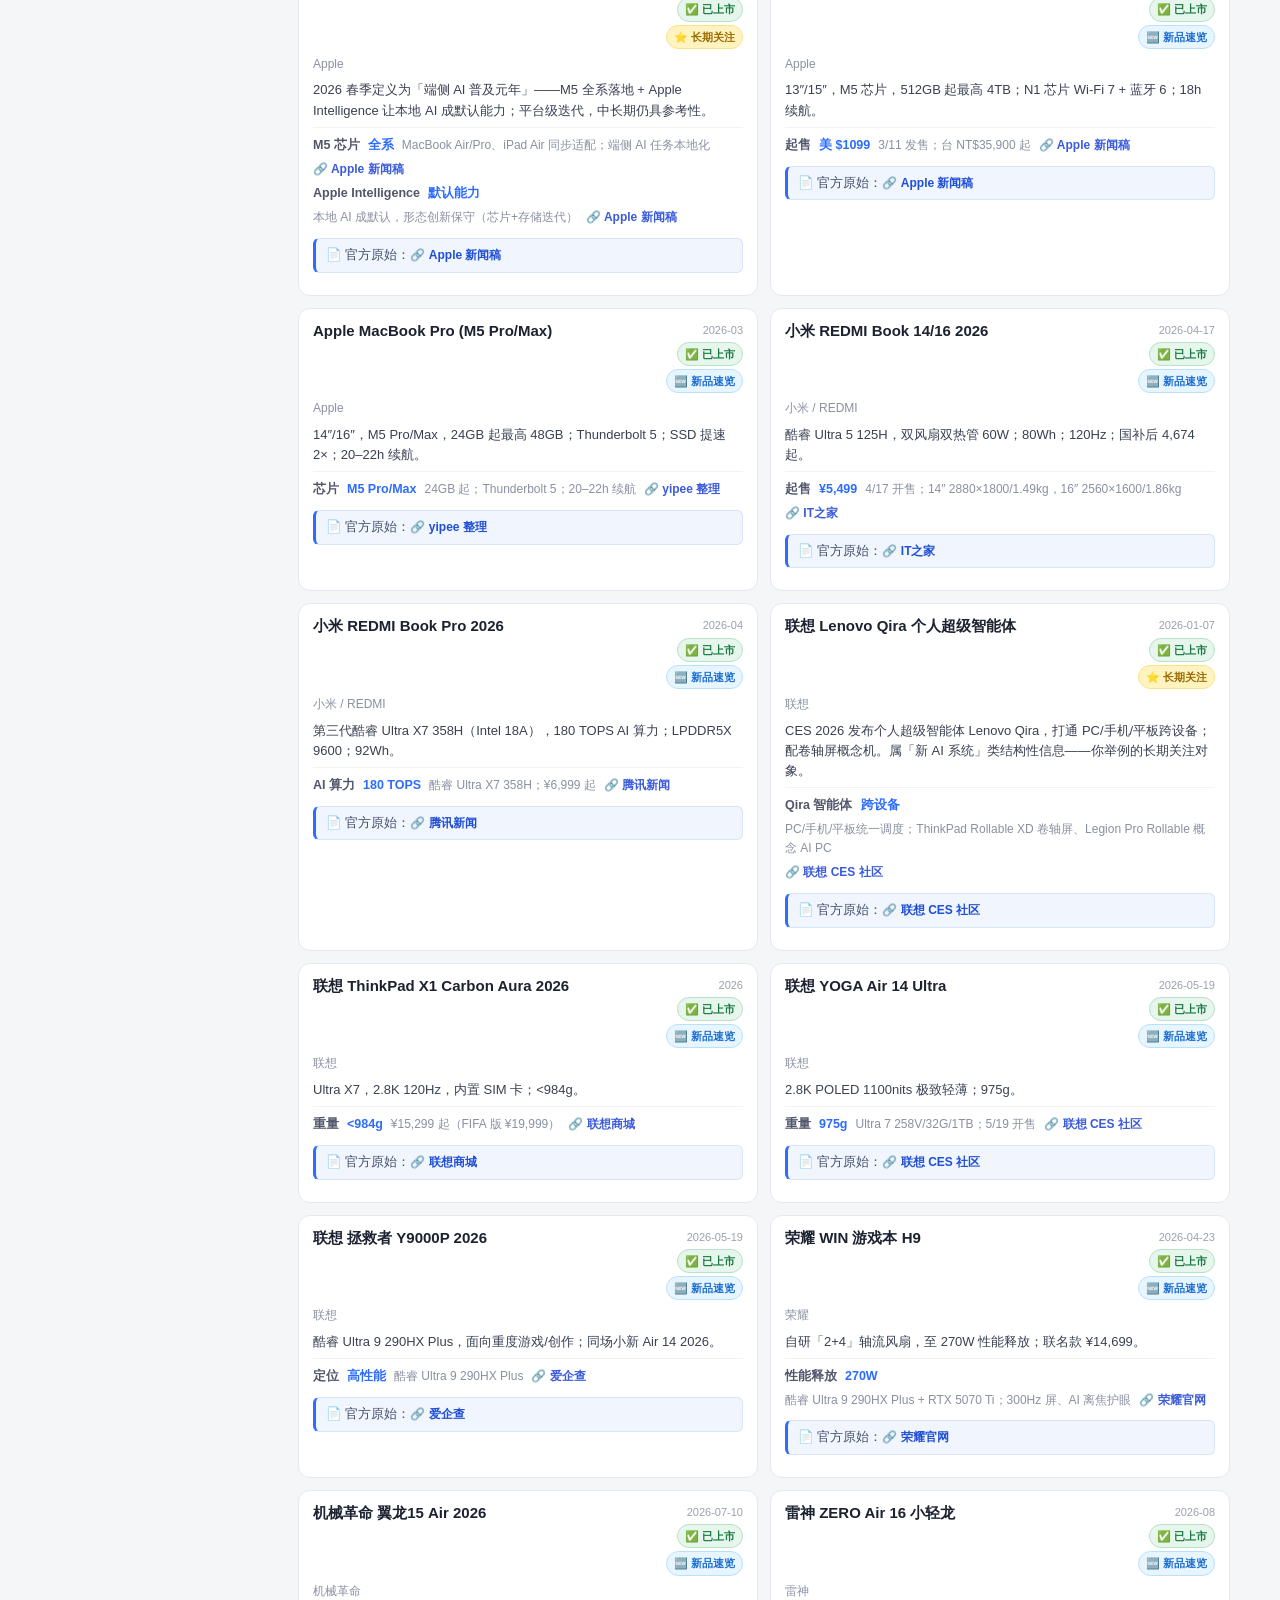
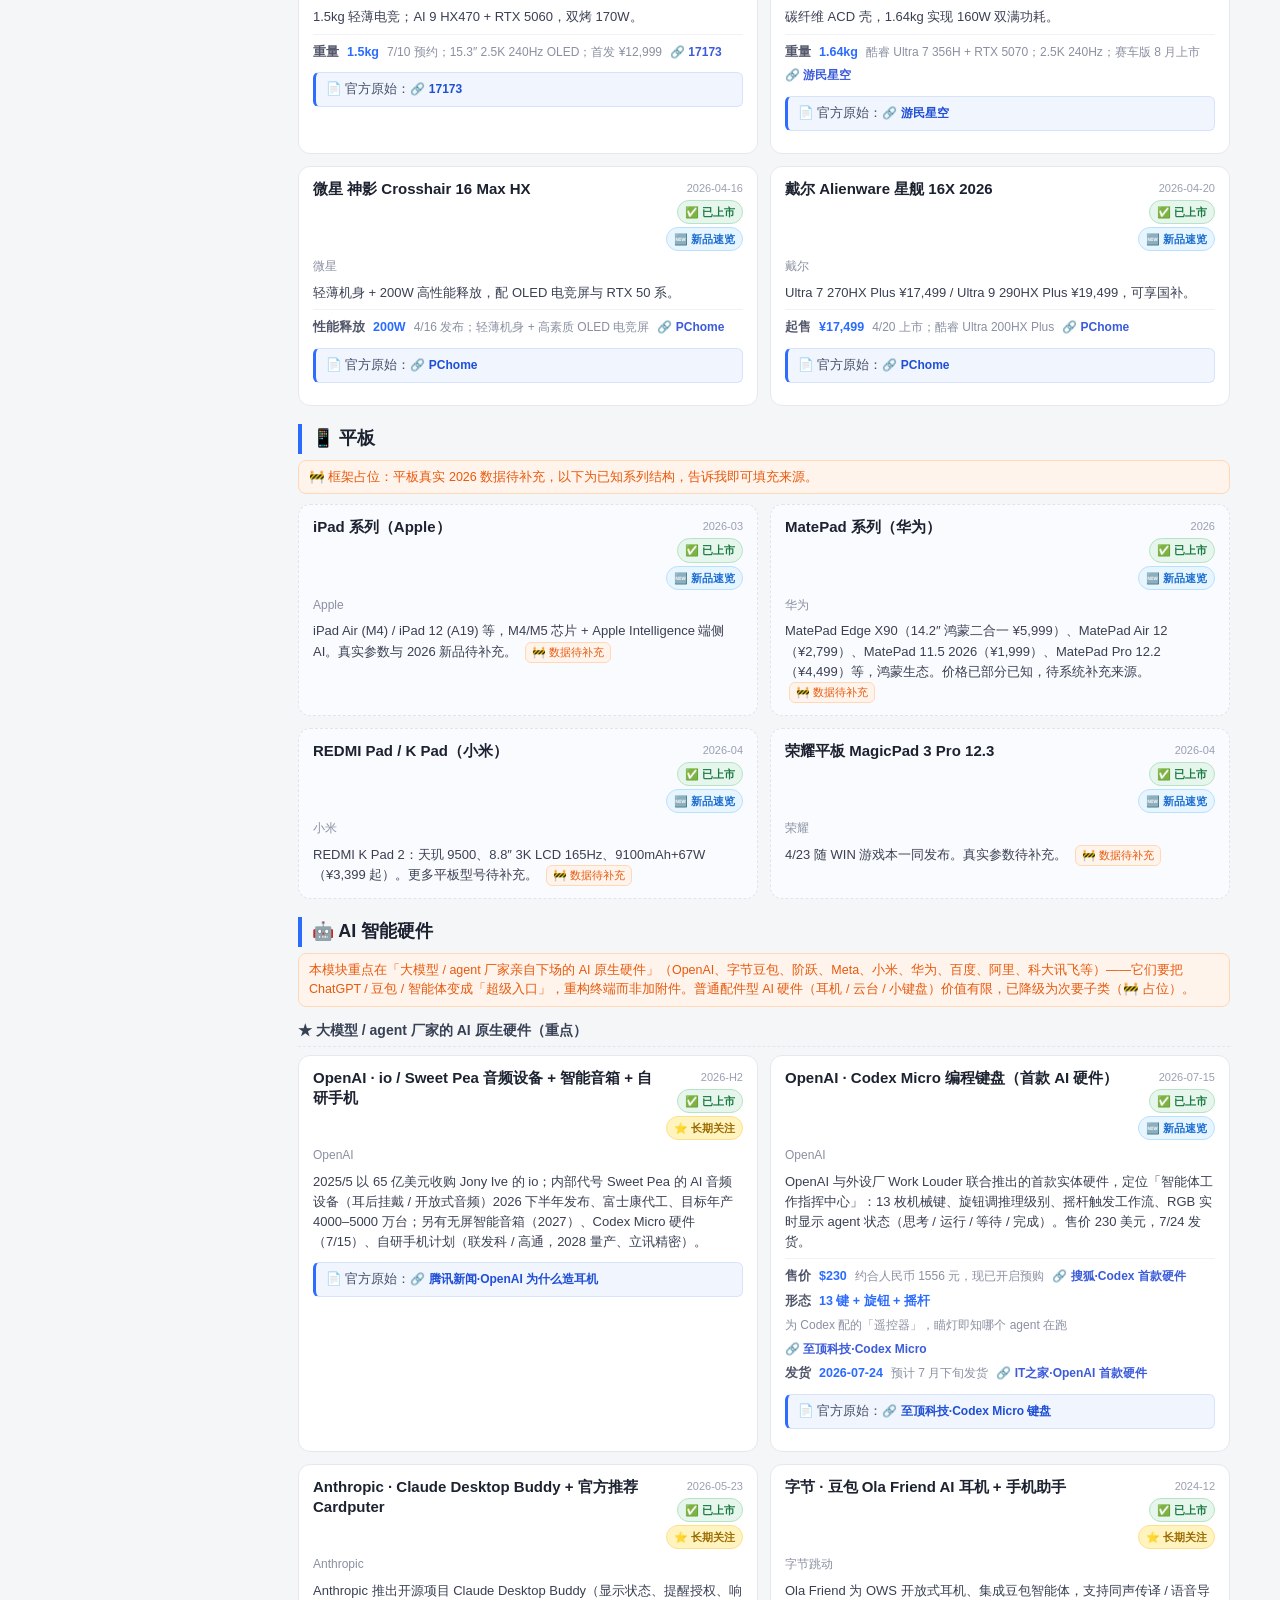
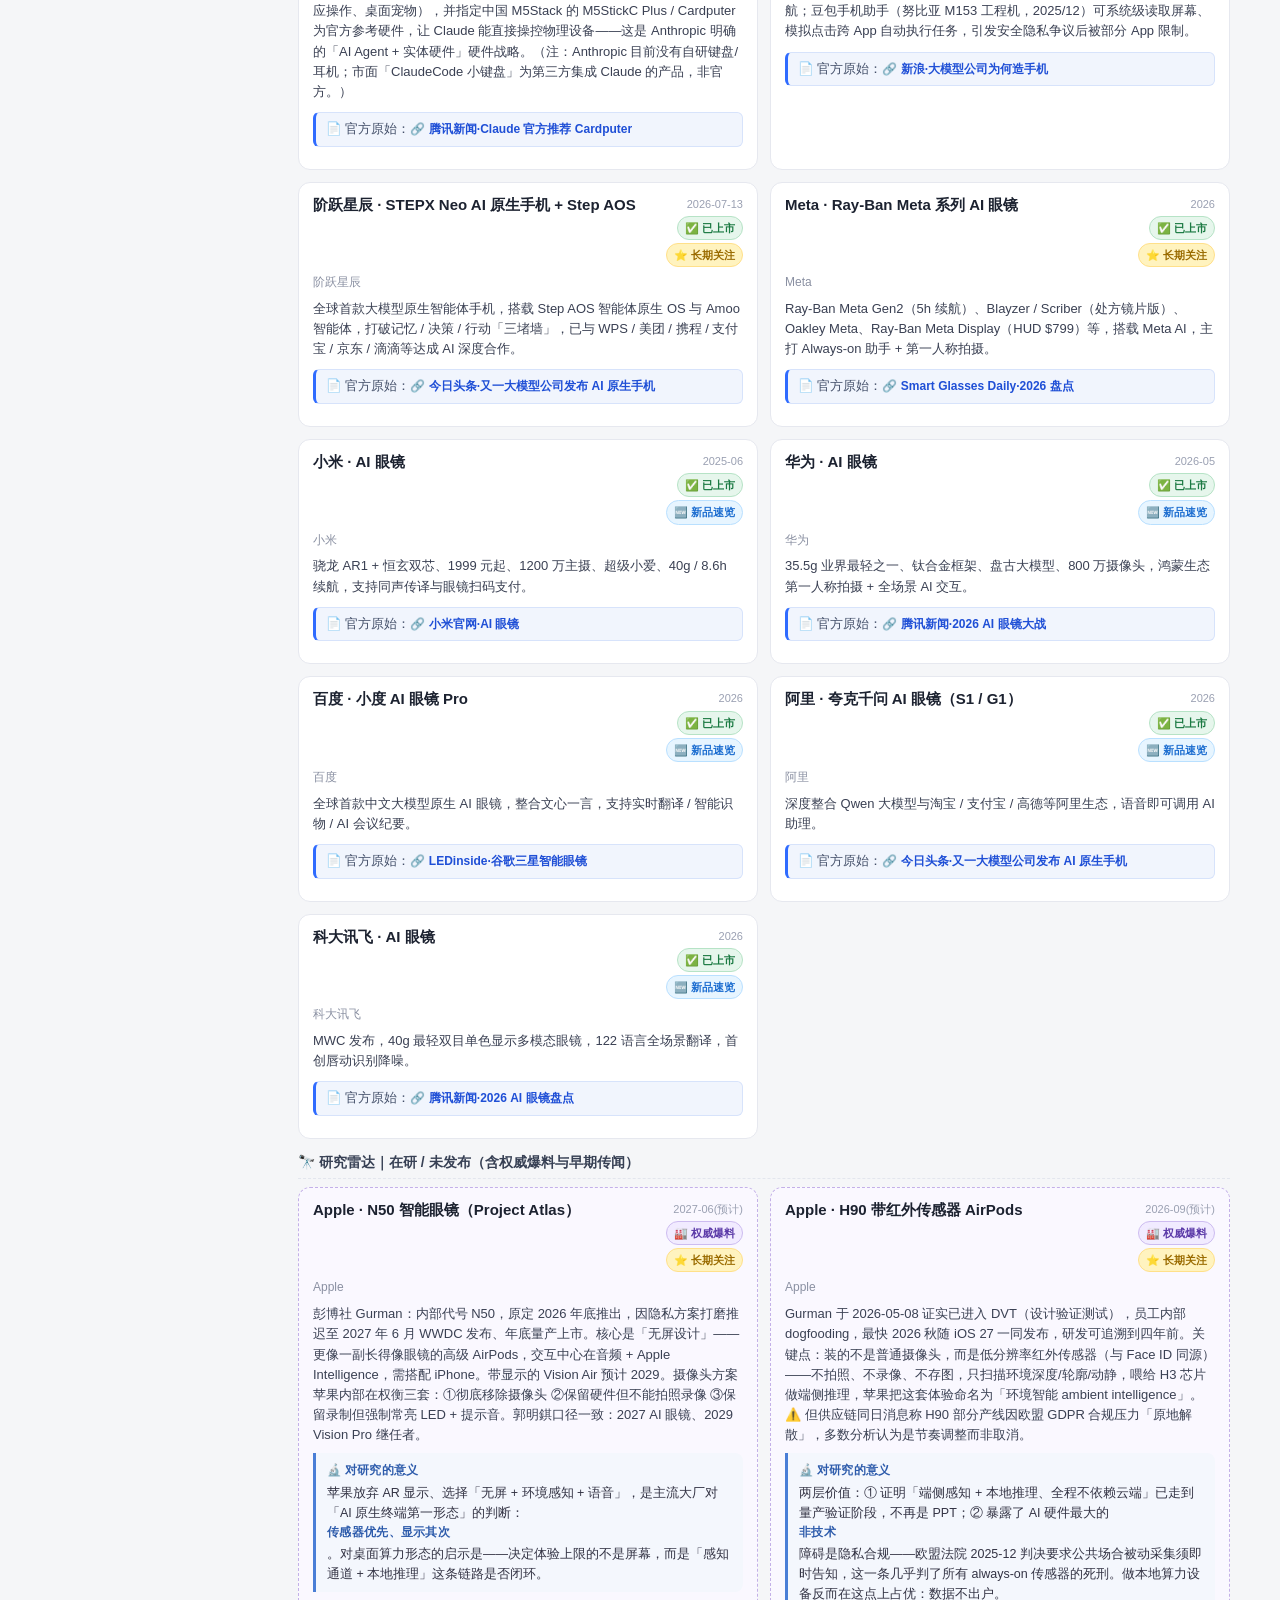
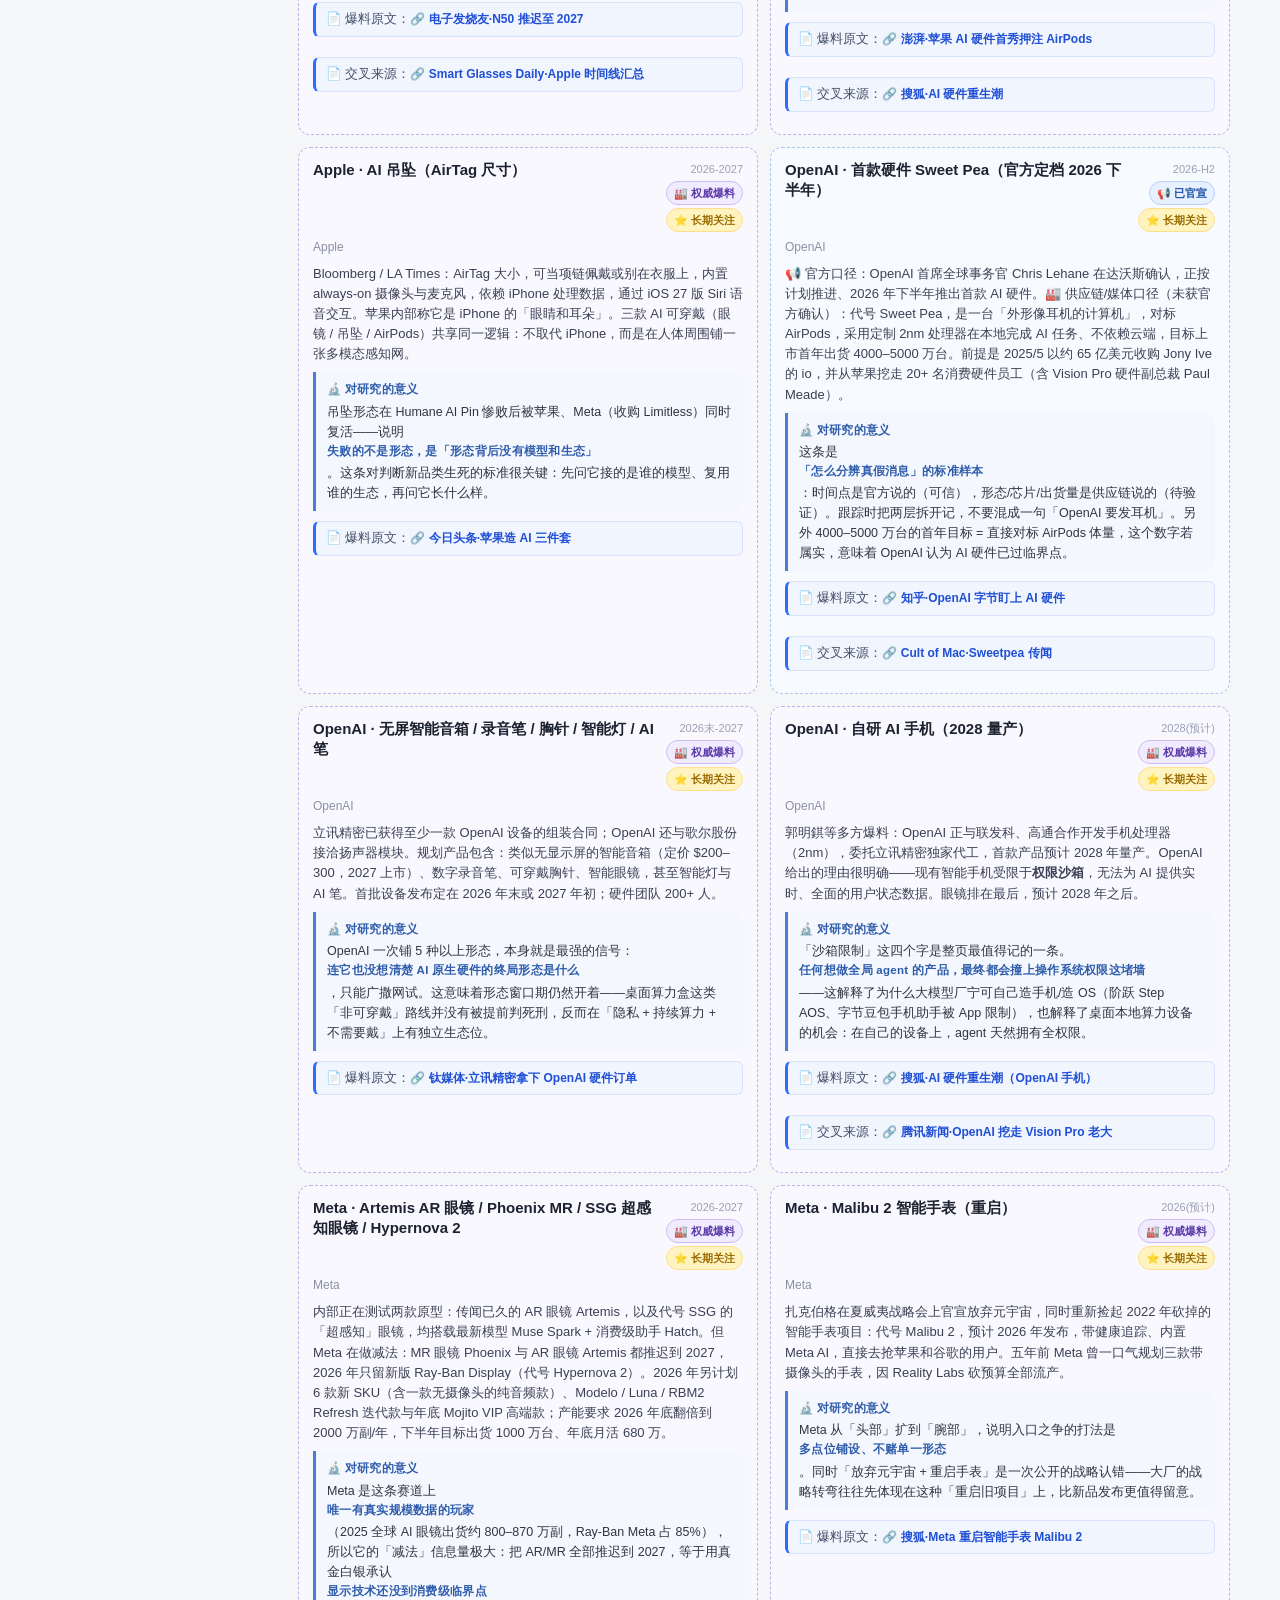
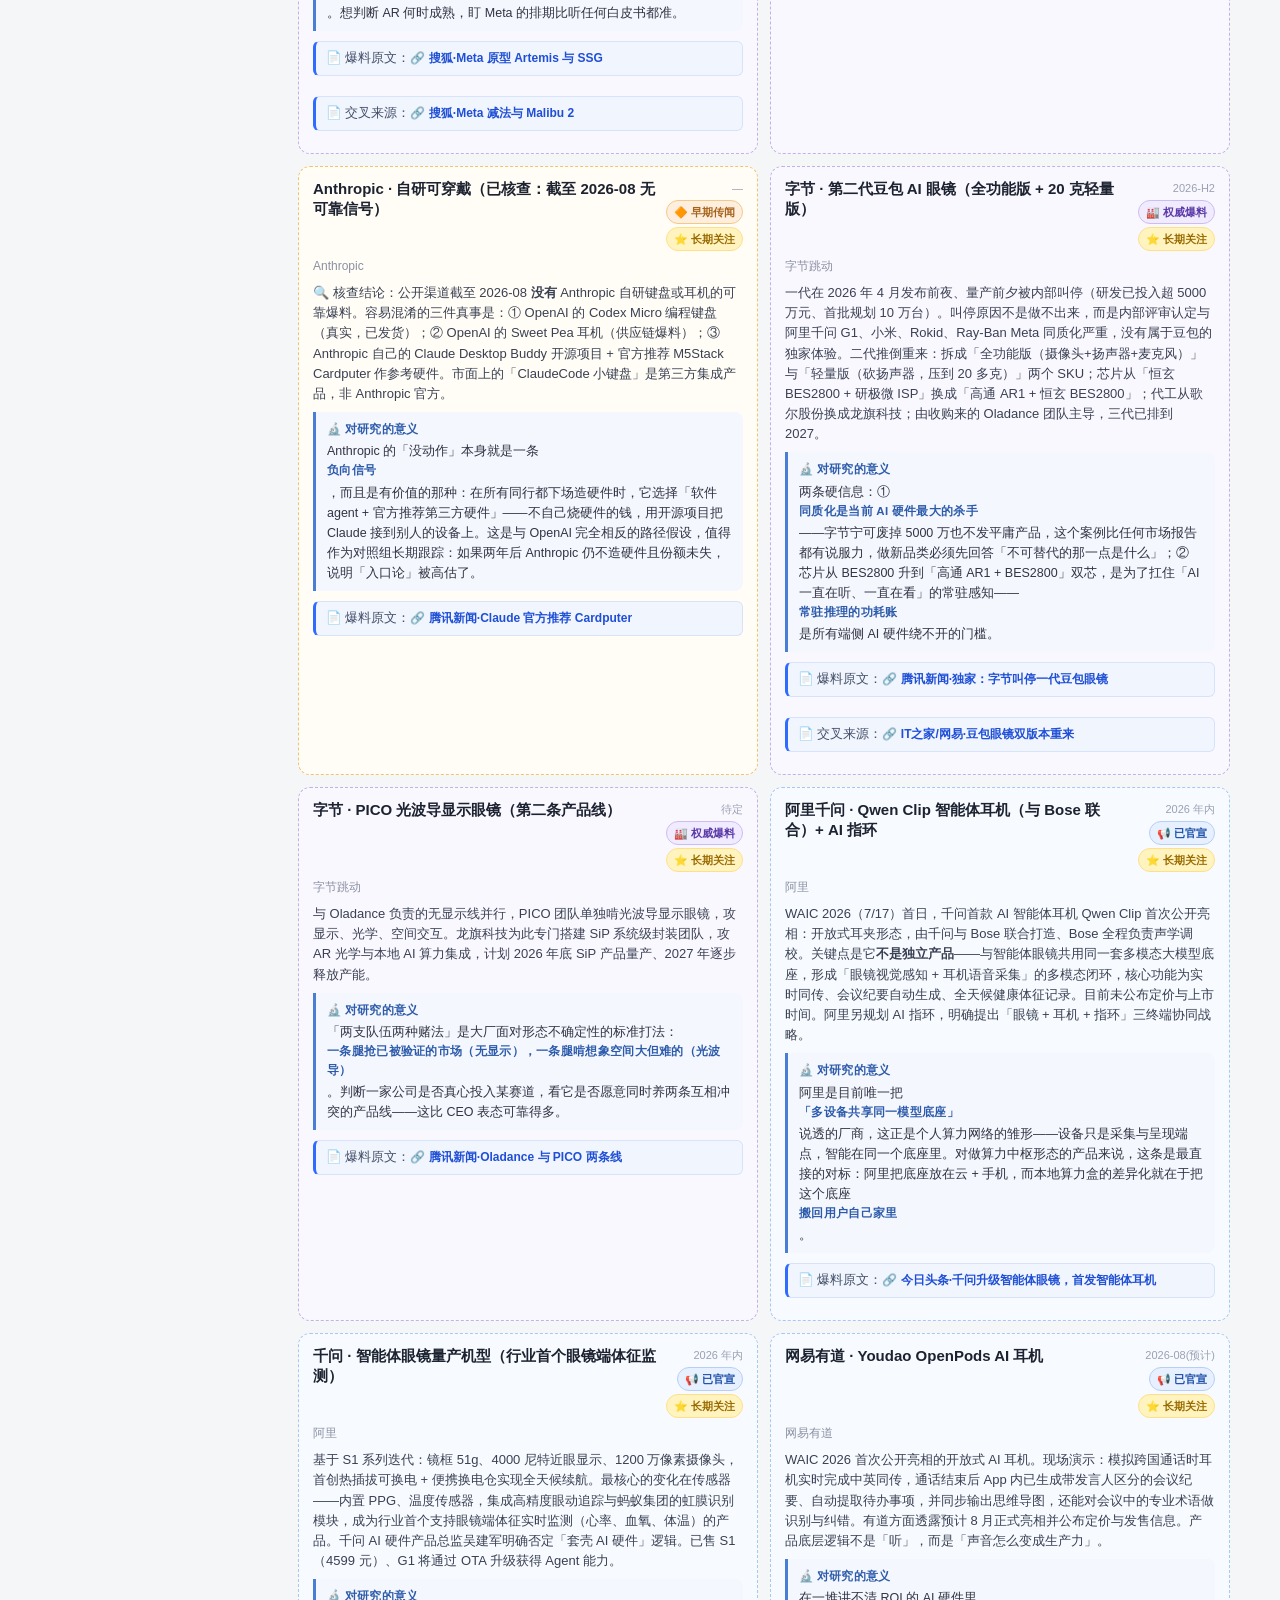
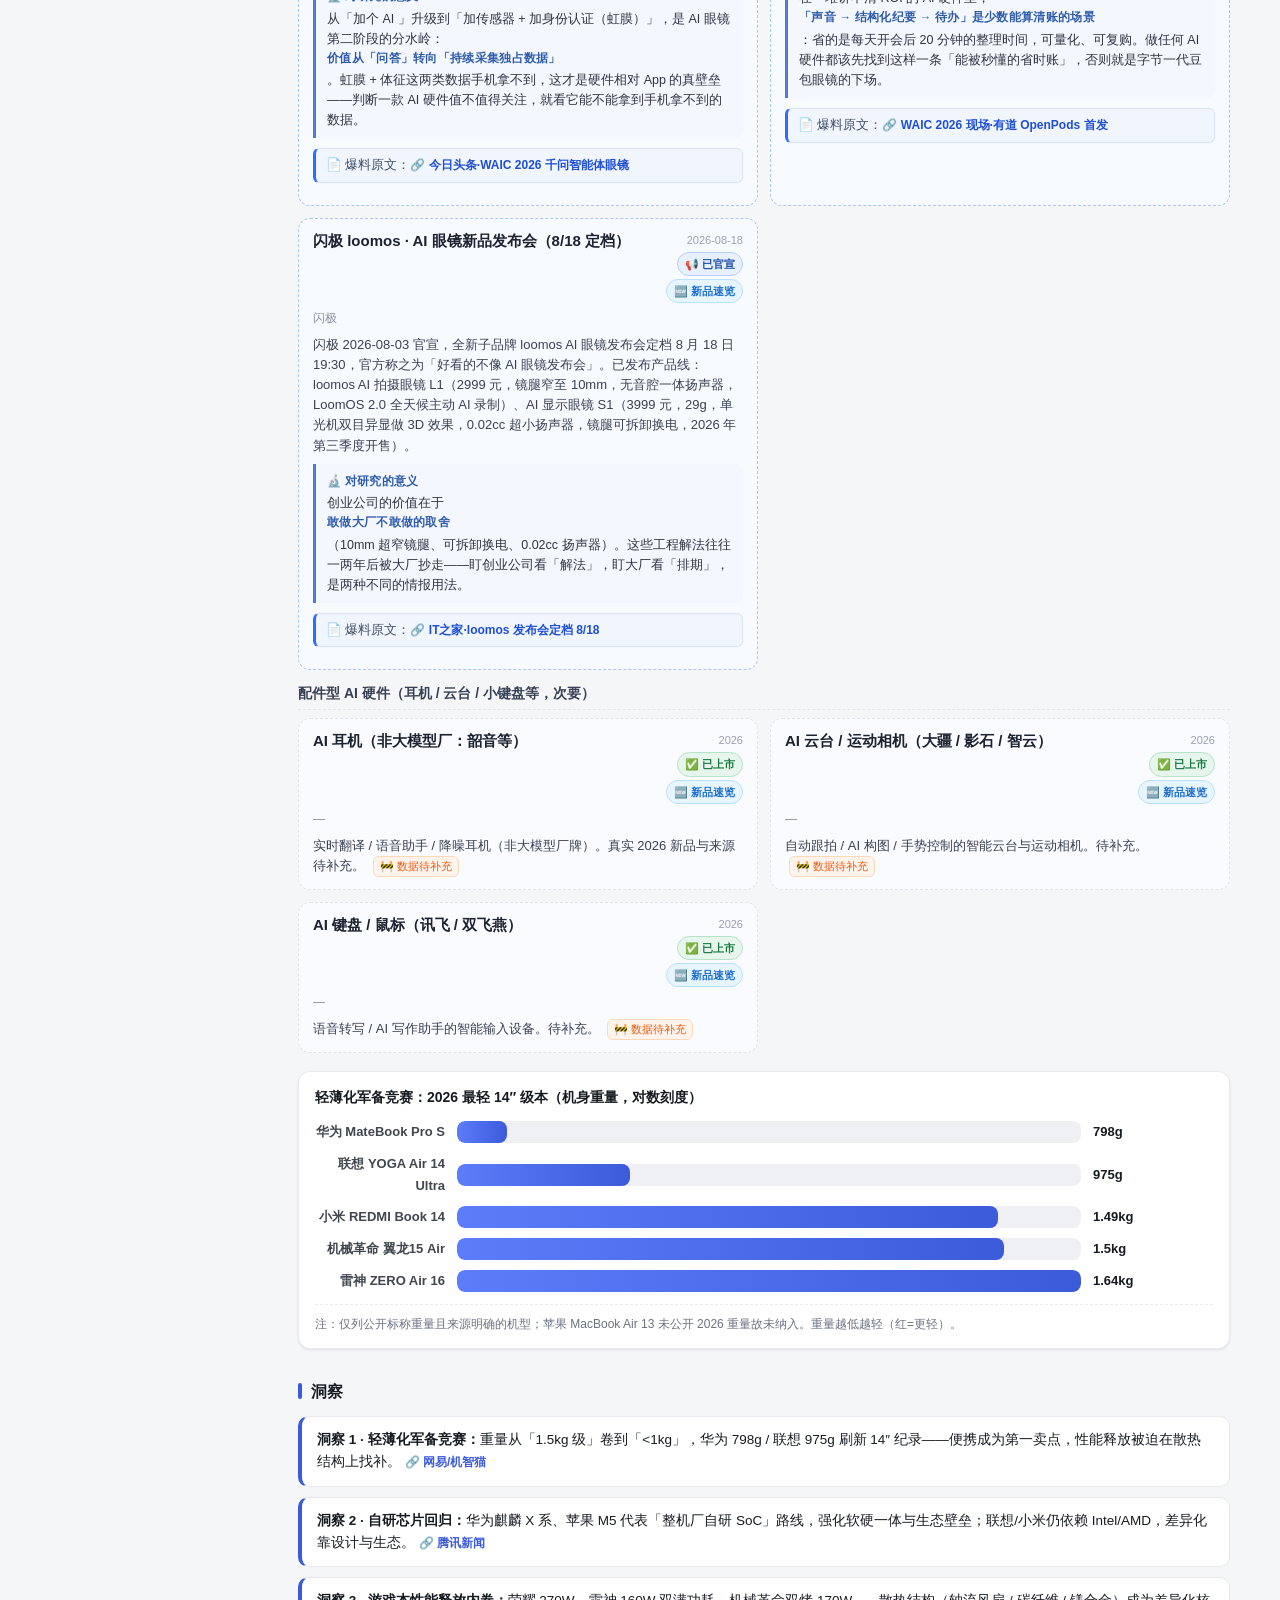
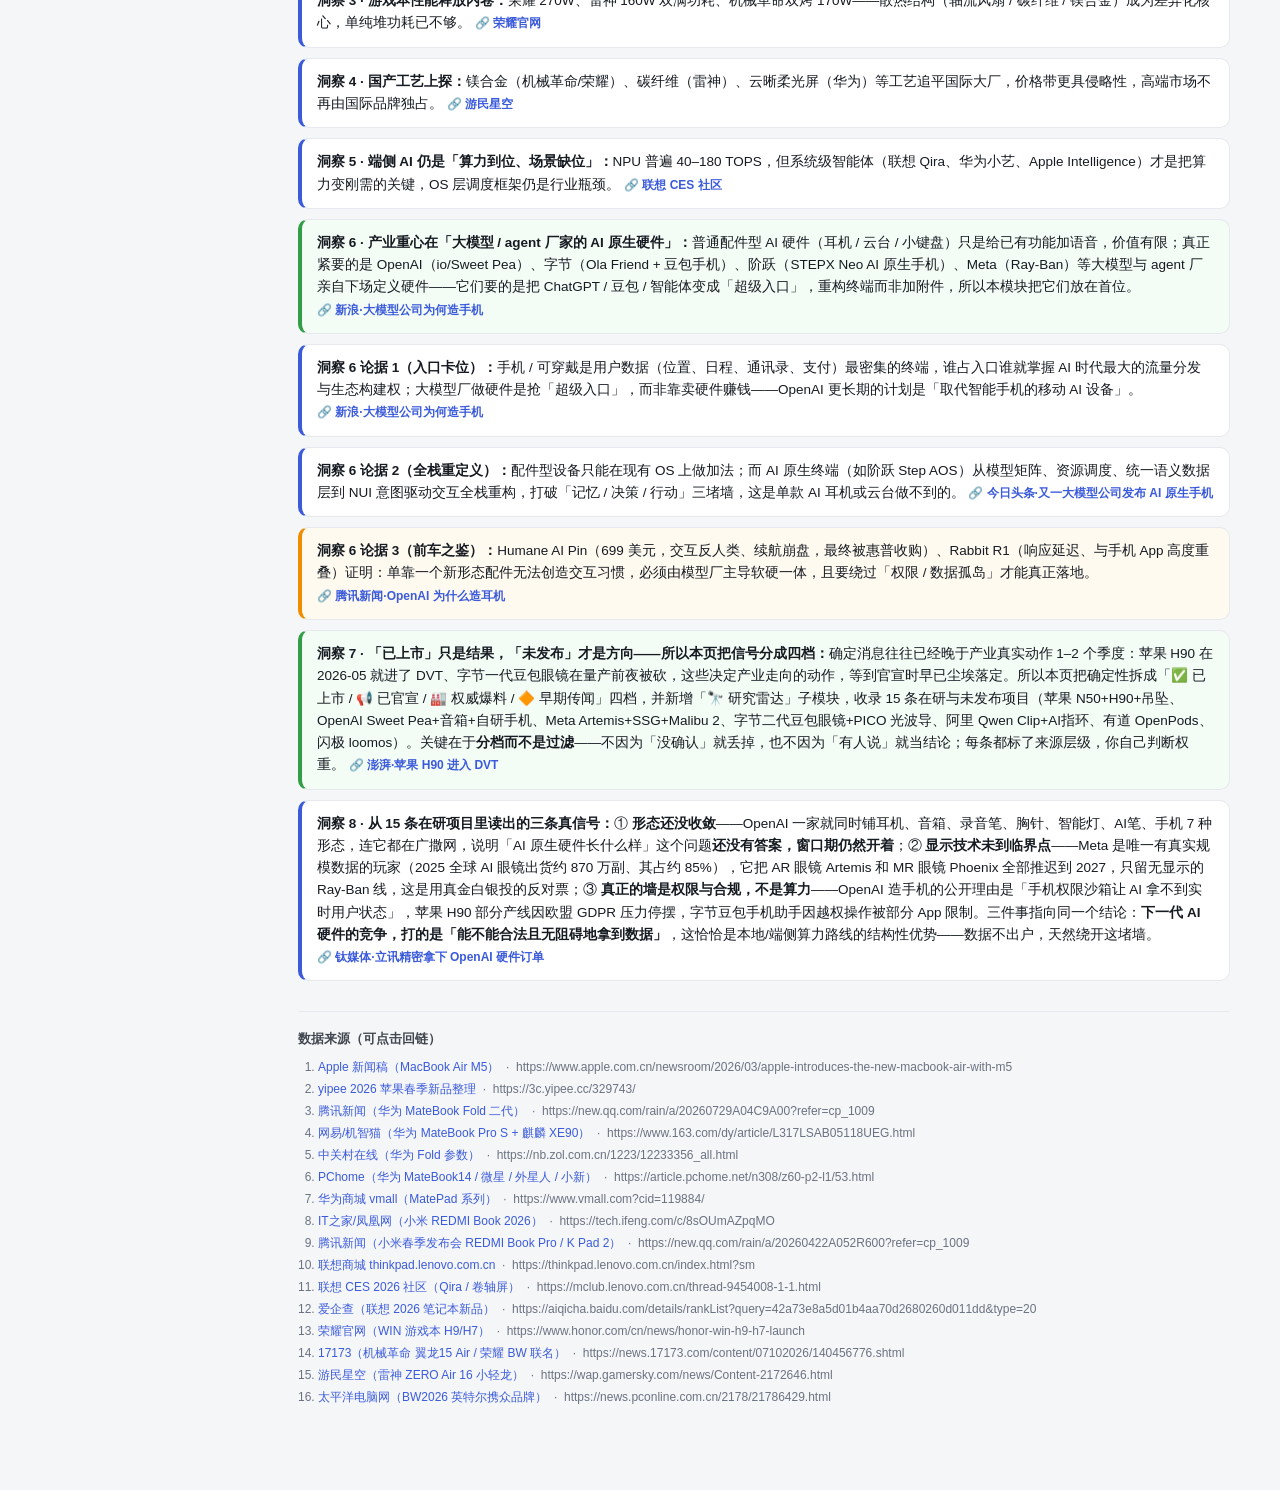
<file: pc.html>
<!DOCTYPE html>
<html lang="zh-CN">
<head>
<meta charset="UTF-8">
<meta name="viewport" content="width=device-width, initial-scale=1.0">
<title>科技行业洞察 · PC/平板新品</title>
<link rel="stylesheet" href="styles.css">
</head>
<body>
<div class="app">
  <aside class="sidebar">
    <div class="brand">
      <div class="brand-mark">📡</div>
      <div>
        <div class="brand-title">科技行业洞察</div>
        <div class="brand-sub" id="brandSub">2026 Q2</div>
      </div>
    </div>
    <nav class="nav" id="sideNav"></nav>
    <div class="sidefoot" id="sideFoot"></div>
  </aside>

  <main class="content">
    <header class="topbar">
      <button class="menu-btn" id="menuBtn" aria-label="菜单">☰</button>
      <div class="topbar-left">
        <div class="topbar-title" id="topTitle">—</div>
        <div class="topbar-meta" id="topMeta"></div>
      </div>
      <span class="trace-badge" title="本页所有数据均附可点击来源链接">📎 数据可溯源</span>
    </header>
    <div id="view" class="view"></div>
  </main>
</div>

<nav class="bottomnav" id="bottomNav"></nav>
<div class="scrim" id="scrim"></div>
<button class="to-top" id="toTop" aria-label="回到顶部">↑</button>

<script>window.PAGE_ID='pc';</script>
<script src="data.js"></script>
<script src="app.js"></script>
</body>
</html>
</file>
<file: styles.css>
/* ============================================================
   科技行业洞察 · 统一样式
   设计目标：克制、专业、五页一致。单一强调色 + 8px 间距体系。
   ============================================================ */
:root{
  --bg:#f5f6f8; --panel:#ffffff; --panel-2:#fafbfc;
  --ink:#161b22; --ink-2:#41474f; --muted:#6b7280; --faint:#9aa1ab;
  --line:#e7e9ee; --line-2:#eef0f3;
  --accent:#3b5bdb; --accent-2:#5c7cfa; --accent-weak:#eef2ff;
  --pos:#e03131; --neg:#2f9e44; --warn:#f08c00; --good:#2f9e44;
  --shadow:0 1px 2px rgba(16,24,40,.04),0 1px 3px rgba(16,24,40,.06);
  --radius:12px;
}
*{box-sizing:border-box}
html,body{margin:0;padding:0}
body{
  font-family:-apple-system,BlinkMacSystemFont,"Segoe UI","PingFang SC","Microsoft YaHei",Roboto,Helvetica,Arial,sans-serif;
  background:var(--bg); color:var(--ink);
  font-size:15px; line-height:1.65; -webkit-font-smoothing:antialiased;
}
a{color:var(--accent); text-decoration:none}
a:hover{text-decoration:underline}

/* ---------- 布局 ---------- */
.app{display:flex; min-height:100vh}
.sidebar{
  width:248px; flex:0 0 248px; background:var(--panel); border-right:1px solid var(--line);
  display:flex; flex-direction:column; position:sticky; top:0; height:100vh;
}
.brand{display:flex; align-items:center; gap:12px; padding:20px 18px 14px}
.brand-mark{
  width:38px; height:38px; border-radius:10px; background:linear-gradient(135deg,var(--accent),var(--accent-2));
  display:flex; align-items:center; justify-content:center; font-size:20px; flex:0 0 38px;
}
.brand-title{font-weight:800; font-size:15px; letter-spacing:.2px}
.brand-sub{font-size:12px; color:var(--muted)}
.nav{display:flex; flex-direction:column; gap:2px; padding:8px 12px; flex:1; overflow:auto}
.nav a{
  display:flex; align-items:center; gap:11px; padding:10px 12px; border-radius:9px;
  color:var(--ink-2); font-weight:600; font-size:14px; border-left:3px solid transparent;
}
.nav a .ico{font-size:17px; width:20px; text-align:center}
.nav a:hover{background:var(--panel-2); text-decoration:none}
.nav a.active{background:var(--accent-weak); color:var(--accent); border-left-color:var(--accent)}
.sidefoot{
  padding:14px 16px; border-top:1px solid var(--line); font-size:11.5px; color:var(--muted); line-height:1.7;
}
.content{flex:1; min-width:0; display:flex; flex-direction:column}

/* ---------- 顶栏 ---------- */
.topbar{
  position:sticky; top:0; z-index:20; display:flex; align-items:center; gap:12px;
  padding:12px 24px; background:rgba(255,255,255,.86); backdrop-filter:blur(8px);
  border-bottom:1px solid var(--line);
}
.menu-btn{display:none; border:0; background:transparent; font-size:22px; cursor:pointer; color:var(--ink)}
.topbar-left{margin-right:auto}
.topbar-title{font-weight:800; font-size:17px}
.topbar-meta{font-size:12px; color:var(--muted)}
.trace-badge{
  font-size:12px; font-weight:700; color:var(--accent); background:var(--accent-weak);
  padding:4px 11px; border-radius:20px; white-space:nowrap;
}

/* ---------- 视图容器 ---------- */
.view{max-width:980px; margin:0 auto; padding:26px 24px 80px; width:100%}
.sec-head{display:flex; align-items:center; gap:14px; margin-bottom:4px}
.sec-ico{
  width:46px; height:46px; border-radius:12px; background:var(--accent-weak); color:var(--accent);
  display:flex; align-items:center; justify-content:center; font-size:24px; flex:0 0 46px;
}
.sec-title{font-size:24px; font-weight:850; letter-spacing:.3px; margin:0}
.sec-sub{color:var(--muted); font-size:14px; margin:6px 0 22px; max-width:760px}

/* ---------- 结论速览 ---------- */
.conclusions{
  background:linear-gradient(180deg,#fbfcff,#f7f9ff); border:1px solid #e3e9ff;
  border-left:4px solid var(--accent); border-radius:var(--radius);
  padding:14px 18px 14px 16px; margin-bottom:26px;
}
.conclusions h3{margin:0 0 8px; font-size:14px; font-weight:800; color:var(--accent); letter-spacing:.3px}
.conclusions ul{margin:0; padding-left:18px}
.conclusions li{margin:5px 0; font-size:14px; line-height:1.6}
.conclusions li b{color:var(--ink)}

/* ---------- 引用卡 ---------- */
.refcard{
  display:flex; gap:14px; align-items:flex-start; background:#fff; border:1px solid var(--line);
  border-radius:var(--radius); padding:14px 16px; margin-bottom:24px; box-shadow:var(--shadow);
}
.refcard .rico{
  width:38px; height:38px; border-radius:10px; background:var(--accent-weak); color:var(--accent);
  display:flex; align-items:center; justify-content:center; font-size:18px; flex:0 0 38px;
}
.refcard .rtitle{font-weight:800; font-size:14.5px}
.refcard .rdesc{font-size:13px; color:var(--muted); margin:4px 0 8px}
.refcard .rlink{font-weight:700; font-size:13.5px}

/* ---------- 区块标题 ---------- */
.block-h{
  font-size:15.5px; font-weight:800; color:var(--ink); margin:30px 0 12px;
  display:flex; align-items:center; gap:9px; letter-spacing:.2px;
}
.block-h:before{content:""; width:4px; height:16px; border-radius:3px; background:var(--accent)}
.block-h.dim{color:var(--ink-2); margin-top:8px}
.block-h.dim:before{background:var(--faint)}

/* ---------- 卡片 ---------- */
.cards{display:grid; grid-template-columns:repeat(auto-fill,minmax(230px,1fr)); gap:14px; margin-bottom:6px}
.card{
  background:var(--panel); border:1px solid var(--line); border-radius:var(--radius);
  padding:14px 15px; box-shadow:var(--shadow); transition:transform .15s,box-shadow .15s,border-color .15s;
  position:relative;
}
.card:hover{transform:translateY(-3px); box-shadow:0 6px 18px rgba(16,24,40,.09); border-color:#d6dbe3}
.card .k{font-weight:700; font-size:13.5px; color:var(--ink-2); display:flex; align-items:center; gap:8px; flex-wrap:wrap}
.card .v{font-size:22px; font-weight:850; margin:6px 0 4px; letter-spacing:.3px}
.card .v.pos{color:var(--pos)}
.card .v.neg{color:var(--neg)}
.card .d{font-size:12.5px; color:var(--muted); line-height:1.55}
.edge-tag{
  font-size:11px; font-weight:700; color:#364fc7; background:var(--accent-weak);
  border:1px solid #c5d0ff; border-radius:20px; padding:2px 9px; white-space:nowrap;
}

/* ---------- 表格 ---------- */
.tablewrap{overflow-x:auto; border:1px solid var(--line); border-radius:var(--radius); background:var(--panel); box-shadow:var(--shadow); margin-bottom:6px}
table{border-collapse:collapse; width:100%; font-size:13.5px; min-width:560px}
thead th{
  position:sticky; top:0; background:#f2f4f8; color:var(--ink-2); font-weight:700; text-align:left;
  padding:11px 14px; border-bottom:1px solid var(--line); white-space:nowrap; font-size:12.5px;
}
tbody td{padding:11px 14px; border-bottom:1px solid var(--line-2); vertical-align:top}
tbody tr:last-child td{border-bottom:0}
tbody tr:hover{background:var(--panel-2)}
.srccol{white-space:nowrap}

/* ---------- 列表 ---------- */
.bullets{margin:0; padding-left:20px}
.bullets li{margin:8px 0; font-size:14px; line-height:1.65}
.insight{
  background:#fff; border:1px solid var(--line); border-left:4px solid var(--accent);
  border-radius:10px; padding:12px 15px; margin:10px 0; font-size:13.5px; line-height:1.65;
}
.insight.warn{border-left-color:var(--warn); background:#fffaf0}
.insight.good{border-left-color:var(--good); background:#f4fcf6}
.insight b{color:var(--ink)}

/* ---------- 按公司结论 ---------- */
.co-block{
  background:var(--panel); border:1px solid var(--line); border-radius:var(--radius);
  padding:16px 18px; margin:14px 0; box-shadow:var(--shadow);
}
.co-head{display:flex; align-items:center; gap:10px; flex-wrap:wrap; margin-bottom:6px}
.co-name{font-weight:850; font-size:16px}
.co-tag{font-size:11.5px; font-weight:700; color:var(--accent); background:var(--accent-weak); padding:2px 9px; border-radius:20px}
.co-summary{font-size:13.5px; color:var(--ink-2); line-height:1.6; margin:4px 0 12px}
.co-metrics{display:grid; grid-template-columns:repeat(auto-fill,minmax(180px,1fr)); gap:10px}
.co-metrics .card{box-shadow:none}
.co-metrics .card .v{font-size:19px}

/* ---------- 对比图 ---------- */
.compare{background:var(--panel); border:1px solid var(--line); border-radius:var(--radius); padding:14px 16px; margin:10px 0; box-shadow:var(--shadow)}
.compare h4{margin:0 0 12px; font-size:14px; font-weight:800}
.bars{display:flex; flex-direction:column; gap:10px}
.bar-row{display:flex; align-items:center; gap:12px}
.bar-name{width:130px; flex:0 0 130px; font-size:13px; font-weight:600; text-align:right; color:var(--ink-2)}
.bar-track{flex:1; background:var(--line-2); border-radius:8px; height:22px; overflow:hidden}
.bar-fill{height:100%; background:linear-gradient(90deg,var(--accent-2),var(--accent)); border-radius:8px}
.bar-val{width:120px; flex:0 0 120px; font-size:13px; font-weight:700; color:var(--ink)}
.compare-note{font-size:12px; color:var(--muted); margin-top:12px; padding-top:10px; border-top:1px dashed var(--line); line-height:1.55}

/* ---------- tabs ---------- */
.tabs{display:flex; gap:8px; margin:6px 0 18px; flex-wrap:wrap}
.tab{
  border:1px solid var(--line); background:var(--panel); color:var(--ink-2);
  font-weight:700; font-size:13.5px; padding:9px 16px; border-radius:10px; cursor:pointer; transition:.15s;
}
.tab:hover{border-color:#cdd3dc}
.tab.active{background:var(--accent); border-color:var(--accent); color:#fff}
.panel{animation:fade .2s ease}
@keyframes fade{from{opacity:.4}to{opacity:1}}

/* ---------- 来源 ---------- */
.cite{font-size:12px; color:var(--accent); font-weight:600; white-space:nowrap}
.cite:hover{text-decoration:underline}
.sources{margin-top:30px; border-top:1px solid var(--line); padding-top:16px}
.sources h4{margin:0 0 8px; font-size:13px; font-weight:800; color:var(--ink-2)}
.sources ol{margin:0; padding-left:20px; font-size:12px; color:var(--muted)}
.sources li{margin:4px 0; line-height:1.5}
.sources a{color:var(--accent); word-break:break-all}

/* ---------- 方法论专用 ---------- */
.taxo-grid{display:grid; grid-template-columns:repeat(auto-fill,minmax(280px,1fr)); gap:14px; margin-bottom:6px}
.taxo-card{background:var(--panel); border:1px solid var(--line); border-radius:var(--radius); padding:15px 16px; box-shadow:var(--shadow)}
.taxo-cat{font-weight:850; font-size:14px; color:var(--accent); margin-bottom:6px}
.taxo-desc{font-size:13px; color:var(--ink-2); line-height:1.6; margin-bottom:10px}
.taxo-ex{display:flex; flex-direction:column; gap:5px; align-items:flex-start}
.page-logic{background:var(--panel); border:1px solid var(--line); border-radius:var(--radius); padding:14px 16px; margin:10px 0; box-shadow:var(--shadow)}
.pl-head{font-weight:850; font-size:15px; margin-bottom:8px}
.pl-row{display:flex; gap:12px; padding:5px 0; border-top:1px solid var(--line-2); font-size:13px}
.pl-row:first-of-type{border-top:0}
.pl-k{flex:0 0 84px; color:var(--muted); font-weight:700}
.pl-v{flex:1; color:var(--ink-2); line-height:1.6}
.pl-v .focus{margin:2px 0; padding-left:18px}
.cat-tag{display:inline-block; font-size:11.5px; font-weight:700; color:#0b7285; background:#e3fafc;
  border:1px solid #99e9f2; border-radius:20px; padding:2px 11px; margin:3px 6px 0 0; white-space:nowrap}

/* ---------- 回到顶部 / 遮罩 / 移动底栏 ---------- */
.to-top{
  position:fixed; right:22px; bottom:22px; width:42px; height:42px; border-radius:50%;
  border:0; background:var(--accent); color:#fff; font-size:20px; cursor:pointer;
  box-shadow:0 4px 14px rgba(59,91,219,.35); opacity:0; pointer-events:none; transition:.2s; z-index:30;
}
.to-top.show{opacity:1; pointer-events:auto}
.to-top:hover{background:#2f4fc4}
.bottomnav{display:none}
.scrim{display:none; position:fixed; inset:0; background:rgba(0,0,0,.35); z-index:40}

/* ---------- 响应式 ---------- */
@media(max-width:880px){
  .sidebar{position:fixed; left:0; top:0; z-index:50; transform:translateX(-100%); transition:transform .22s; box-shadow:0 0 30px rgba(0,0,0,.18)}
  .sidebar.open{transform:translateX(0)}
  .menu-btn{display:block}
  .content{width:100%}
  .view{padding:18px 14px 90px}
  .sec-title{font-size:21px}
  .bottomnav{
    display:flex; position:fixed; bottom:0; left:0; right:0; z-index:45;
    background:#fff; border-top:1px solid var(--line); padding:6px 4px; justify-content:space-around;
  }
  .bottomnav a{display:flex; flex-direction:column; align-items:center; gap:2px; font-size:11px; color:var(--muted); font-weight:600; padding:4px 6px; border-top:2px solid transparent}
  .bottomnav a .ico{font-size:17px}
  .bottomnav a.active{color:var(--accent); border-top-color:var(--accent)}
  .scrim.show{display:block}
  .topbar{padding:10px 14px}
  .bar-name{width:86px; flex-basis:86px; font-size:12px}
  .bar-val{width:84px; flex-basis:84px; font-size:12px}
  .cards{grid-template-columns:1fr 1fr}
  .taxo-grid{grid-template-columns:1fr}
}
@media(max-width:480px){
  .sec-title{font-size:19px}
  .card .v{font-size:19px}
  .cards{grid-template-columns:1fr}
  .trace-badge{display:none}
}

/* ---------- 公司卡「官方原始」链接 ---------- */
.co-src{
  margin:4px 0 10px; padding:7px 10px;
  background:#f1f5fd; border:1px solid #d7e3fb; border-left:3px solid #2f6bff;
  border-radius:6px; font-size:12.5px; color:#44506a; line-height:1.5;
}
.co-src .cite{font-weight:600; color:#1f4fd6}
.dark .co-src{background:#16203a; border-color:#284070; color:#aebbe0}
.dark .co-src .cite{color:#8fb0ff}

/* ---------- 硬件三大模块 + 时间/级别筛选 ---------- */
.hw-filter{display:flex;flex-wrap:wrap;gap:8px 18px;align-items:center;background:#fff;border:1px solid #e6e8ef;border-radius:12px;padding:11px 14px;margin:6px 0 14px;position:sticky;top:60px;z-index:5}
.hw-fg{display:flex;align-items:center;gap:6px;flex-wrap:wrap}
.hw-fl{font-size:12px;color:#8a90a2;font-weight:600;margin-right:2px}
.hw-btn{font:inherit;font-size:13px;padding:5px 11px;border:1px solid #d9dde7;background:#f7f8fb;color:#51566a;border-radius:999px;cursor:pointer;transition:.15s}
.hw-btn:hover{border-color:#b9c0d0}
.hw-btn.active{background:#2b6cff;color:#fff;border-color:#2b6cff}
.hw-fhint{width:100%;font-size:12px;color:#8a90a2;margin-top:2px;line-height:1.5}
.hw-mod{margin:18px 0}
.hw-mod-h{font-size:18px;font-weight:700;color:#1c2230;margin:0 0 6px;padding-left:10px;border-left:4px solid #2b6cff}
.hw-mod-note{font-size:12.5px;color:#e8590c;background:#fff4ec;border:1px solid #ffd8b8;border-radius:8px;padding:7px 10px;margin:0 0 10px;line-height:1.5}
.hw-sub{margin:12px 0}
.hw-sub-h{font-size:14px;font-weight:700;color:#374054;margin:0 0 8px;padding-bottom:4px;border-bottom:1px dashed #e3e6ee}
.hw-items{display:grid;grid-template-columns:repeat(2,1fr);gap:12px}
.hw-item{background:#fff;border:1px solid #e6e8ef;border-radius:12px;padding:12px 14px;display:flex;flex-direction:column;gap:6px}
.hw-item.ph{background:#fafbfe;border-style:dashed;border-color:#e0e4ef}
.hw-item.pipe{border-style:dashed}
.hw-item.c-announced{border-color:#a5c8f5;background:#f7fbff}
.hw-item.c-supply{border-color:#c3b0e8;background:#faf8ff}
.hw-item.c-rumor{border-color:#f0c36d;background:#fffdf5}
.hw-cert{font-size:11px;font-weight:700;padding:2px 7px;border-radius:999px;white-space:nowrap;cursor:help}
.hw-cert.shipped{background:#e6f6ec;color:#1c7a43;border:1px solid #b6e3c6}
.hw-cert.confirmed{background:#e6f6ec;color:#1c7a43;border:1px solid #b6e3c6}
.hw-cert.announced{background:#e7f0ff;color:#1e4fa8;border:1px solid #b8cef5}
.hw-cert.supply{background:#f1ebff;color:#5b3aa8;border:1px solid #cdbcf0}
.hw-cert.rumor{background:#fdeede;color:#a8631a;border:1px solid #f3c98a}
.hw-why{font-size:12.5px;line-height:1.6;color:#334;background:#f4f7fd;border-left:3px solid #4a7ed6;border-radius:0 8px 8px 0;padding:8px 11px;margin-top:2px}
.hw-why b{display:block;font-size:11.5px;color:#2d5bab;letter-spacing:.3px;margin-bottom:3px}
.hw-ihead{display:flex;justify-content:space-between;align-items:flex-start;gap:8px}
.hw-iname{font-weight:700;font-size:15px;color:#1c2230;line-height:1.35}
.hw-badges{display:flex;flex-direction:column;align-items:flex-end;gap:3px;flex-shrink:0}
.hw-date{font-size:11px;color:#9aa0b2}
.hw-lvl{font-size:11px;font-weight:700;padding:2px 7px;border-radius:999px;white-space:nowrap}
.hw-lvl.long{background:#fff3bf;color:#9a6b00;border:1px solid #ffe08a}
.hw-lvl.new{background:#e7f5ff;color:#1c6dd0;border:1px solid #b9e0ff}
.hw-brand{font-size:12px;color:#8a90a2}
.hw-sum{font-size:13px;color:#3a4053;line-height:1.55}
.hw-phtag{display:inline-block;font-size:11px;color:#e8590c;background:#fff4ec;border:1px solid #ffd8b8;border-radius:6px;padding:1px 6px;margin-left:4px}
.hw-metrics{display:flex;flex-direction:column;gap:4px;border-top:1px solid #f0f2f7;padding-top:7px}
.hw-metric{font-size:12.5px;display:flex;flex-wrap:wrap;gap:4px 8px;align-items:baseline}
.hw-mk{font-weight:600;color:#51566a}
.hw-mv{color:#2b6cff;font-weight:700}
.hw-md{color:#8a90a2;font-size:12px}
@media(max-width:760px){.hw-items{grid-template-columns:1fr}.hw-filter{position:static}}
</file>
